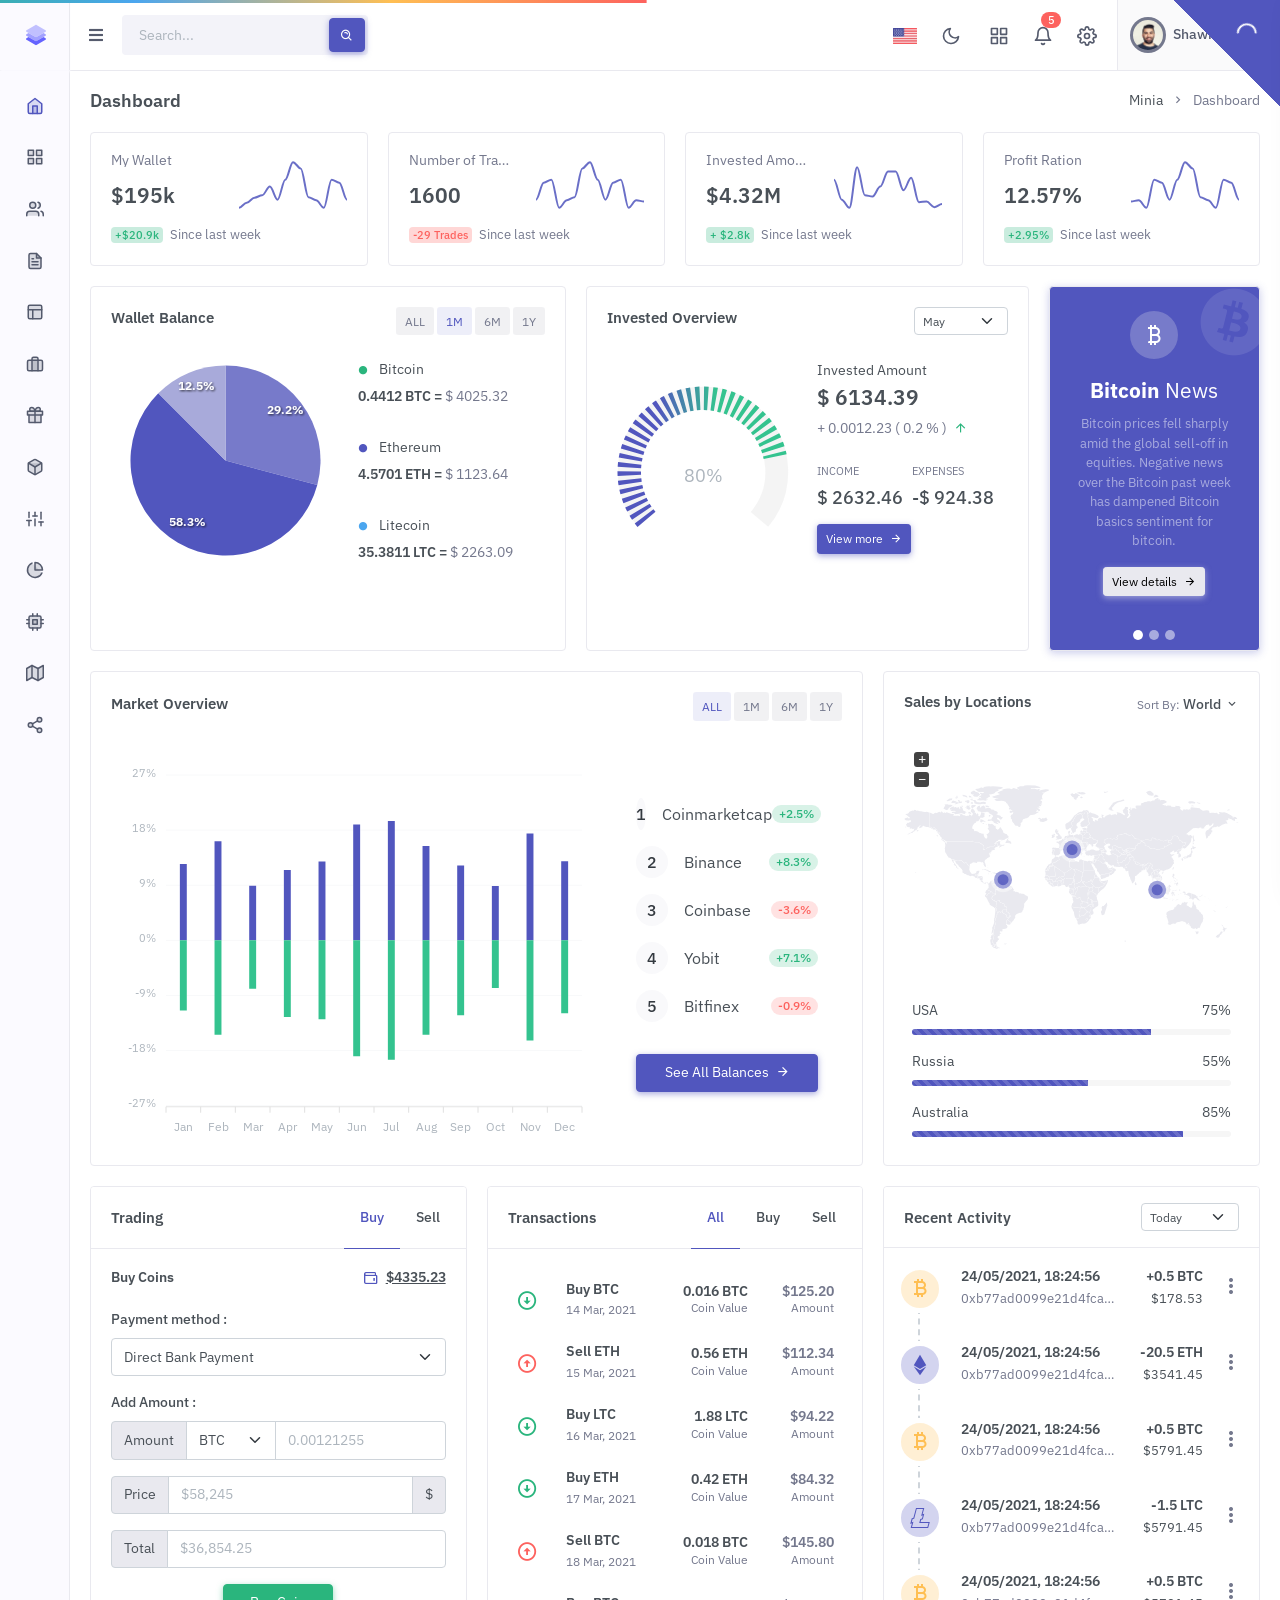
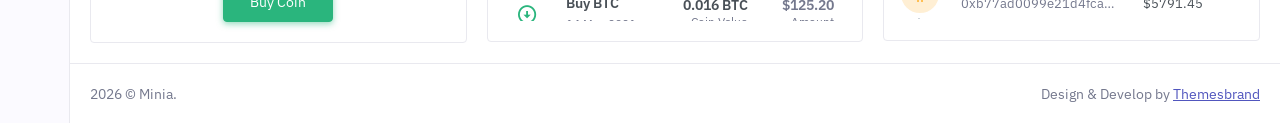
<file: Admin/Admin/index.html>
<!doctype html>
<html lang="en">

    <head>

        <meta charset="utf-8" />
        <title>Dashboard | Minia - Minimal Admin & Dashboard Template</title>
        <meta name="viewport" content="width=device-width, initial-scale=1.0">
        <meta content="Premium Multipurpose Admin & Dashboard Template"
            name="description" />
        <meta content="Themesbrand" name="author" />
        <!-- App favicon -->
        <link rel="shortcut icon" href="assets/images/favicon.ico">

        <!-- preloader css -->
        <link rel="stylesheet" href="assets/css/preloader.min.css"
            type="text/css" />

        <!-- Bootstrap Css -->
        <link href="assets/css/bootstrap.min.css" id="bootstrap-style"
            rel="stylesheet" type="text/css" />
        <!-- Icons Css -->
        <link href="assets/css/icons.min.css" rel="stylesheet" type="text/css"
            />
        <!-- App Css-->
        <link href="assets/css/app.min.css" id="app-style" rel="stylesheet"
            type="text/css" />

        <!-- Custom Css -->
        <link href="assets/css/custom.css" rel="stylesheet" type="text/css" />

        <link href="assets/css/main.css" rel="stylesheet"
    type="text/css" />
    
    </head>

    <body>

        <!-- <body data-layout="horizontal"> -->

        <!-- Begin page -->
        <div id="layout-wrapper">

            <header id="page-topbar">
                <div class="navbar-header">
                    <div class="d-flex">
                        <!-- LOGO -->
                        <div class="navbar-brand-box">
                            <a href="index.html" class="logo logo-dark">
                                <span class="logo-sm">
                                    <img src="assets/images/logo-sm.svg" alt=""
                                        height="24">
                                </span>
                                <span class="logo-lg">
                                    <img src="assets/images/logo-sm.svg" alt=""
                                        height="24"> <span class="logo-txt">Minia</span>
                                </span>
                            </a>

                            <a href="index.html" class="logo logo-light">
                                <span class="logo-sm">
                                    <img src="assets/images/logo-sm.svg" alt=""
                                        height="24">
                                </span>
                                <span class="logo-lg">
                                    <img src="assets/images/logo-sm.svg" alt=""
                                        height="24"> <span class="logo-txt">Minia</span>
                                </span>
                            </a>
                        </div>

                        <button type="button" class="btn btn-sm px-3
                            font-size-16 header-item" id="vertical-menu-btn">
                            <i class="fa fa-fw fa-bars"></i>
                        </button>

                        <!-- App Search-->
                        <form class="app-search d-none d-lg-block">
                            <div class="position-relative">
                                <input type="text" class="form-control"
                                    placeholder="Search...">
                                <button class="btn btn-primary" type="button"><i
                                        class="bx bx-search-alt align-middle"></i></button>
                            </div>
                        </form>
                    </div>

                    <div class="d-flex">

                        <div class="dropdown d-inline-block d-lg-none ms-2">
                            <button type="button" class="btn header-item"
                                id="page-header-search-dropdown"
                                data-bs-toggle="dropdown" aria-haspopup="true"
                                aria-expanded="false">
                                <i data-feather="search" class="icon-lg"></i>
                            </button>
                            <div class="dropdown-menu dropdown-menu-lg
                                dropdown-menu-end p-0"
                                aria-labelledby="page-header-search-dropdown">
                                <form class="p-3">
                                    <div class="form-group m-0">
                                        <div class="input-group">
                                            <input type="text"
                                                class="form-control"
                                                placeholder="Search ..."
                                                aria-label="Search Result">
                                            <button class="btn btn-primary"
                                                type="submit"><i class="mdi
                                                    mdi-magnify"></i></button>
                                        </div>
                                    </div>
                                </form>
                            </div>
                        </div>

                        <div class="dropdown d-none d-sm-inline-block">
                            <button type="button" class="btn header-item"
                                data-bs-toggle="dropdown" aria-haspopup="true"
                                aria-expanded="false">
                                <img id="header-lang-img"
                                    src="assets/images/flags/us.jpg" alt="Header
                                    Language" height="16">
                            </button>
                            <div class="dropdown-menu dropdown-menu-end">

                                <!-- item-->
                                <a href="javascript:void(0);"
                                    class="dropdown-item notify-item language"
                                    data-lang="en">
                                    <img src="assets/images/flags/us.jpg"
                                        alt="user-image" class="me-1"
                                        height="12"> <span class="align-middle">English</span>
                                </a>
                                <!-- item-->
                                <a href="javascript:void(0);"
                                    class="dropdown-item notify-item language"
                                    data-lang="sp">
                                    <img src="assets/images/flags/spain.jpg"
                                        alt="user-image" class="me-1"
                                        height="12"> <span class="align-middle">Spanish</span>
                                </a>

                                <!-- item-->
                                <a href="javascript:void(0);"
                                    class="dropdown-item notify-item language"
                                    data-lang="gr">
                                    <img src="assets/images/flags/germany.jpg"
                                        alt="user-image" class="me-1"
                                        height="12"> <span class="align-middle">German</span>
                                </a>

                                <!-- item-->
                                <a href="javascript:void(0);"
                                    class="dropdown-item notify-item language"
                                    data-lang="it">
                                    <img src="assets/images/flags/italy.jpg"
                                        alt="user-image" class="me-1"
                                        height="12"> <span class="align-middle">Italian</span>
                                </a>

                                <!-- item-->
                                <a href="javascript:void(0);"
                                    class="dropdown-item notify-item language"
                                    data-lang="ru">
                                    <img src="assets/images/flags/russia.jpg"
                                        alt="user-image" class="me-1"
                                        height="12"> <span class="align-middle">Russian</span>
                                </a>
                            </div>
                        </div>

                        <div class="dropdown d-none d-sm-inline-block">
                            <button type="button" class="btn header-item"
                                id="mode-setting-btn">
                                <i data-feather="moon" class="icon-lg
                                    layout-mode-dark"></i>
                                <i data-feather="sun" class="icon-lg
                                    layout-mode-light"></i>
                            </button>
                        </div>

                        <div class="dropdown d-none d-lg-inline-block ms-1">
                            <button type="button" class="btn header-item"
                                data-bs-toggle="dropdown" aria-haspopup="true"
                                aria-expanded="false">
                                <i data-feather="grid" class="icon-lg"></i>
                            </button>
                            <div class="dropdown-menu dropdown-menu-lg
                                dropdown-menu-end">
                                <div class="p-2">
                                    <div class="row g-0">
                                        <div class="col">
                                            <a class="dropdown-icon-item"
                                                href="#">
                                                <img
                                                    src="assets/images/brands/github.png"
                                                    alt="Github">
                                                <span>GitHub</span>
                                            </a>
                                        </div>
                                        <div class="col">
                                            <a class="dropdown-icon-item"
                                                href="#">
                                                <img
                                                    src="assets/images/brands/bitbucket.png"
                                                    alt="bitbucket">
                                                <span>Bitbucket</span>
                                            </a>
                                        </div>
                                        <div class="col">
                                            <a class="dropdown-icon-item"
                                                href="#">
                                                <img
                                                    src="assets/images/brands/dribbble.png"
                                                    alt="dribbble">
                                                <span>Dribbble</span>
                                            </a>
                                        </div>
                                    </div>

                                    <div class="row g-0">
                                        <div class="col">
                                            <a class="dropdown-icon-item"
                                                href="#">
                                                <img
                                                    src="assets/images/brands/dropbox.png"
                                                    alt="dropbox">
                                                <span>Dropbox</span>
                                            </a>
                                        </div>
                                        <div class="col">
                                            <a class="dropdown-icon-item"
                                                href="#">
                                                <img
                                                    src="assets/images/brands/mail_chimp.png"
                                                    alt="mail_chimp">
                                                <span>Mail Chimp</span>
                                            </a>
                                        </div>
                                        <div class="col">
                                            <a class="dropdown-icon-item"
                                                href="#">
                                                <img
                                                    src="assets/images/brands/slack.png"
                                                    alt="slack">
                                                <span>Slack</span>
                                            </a>
                                        </div>
                                    </div>
                                </div>
                            </div>
                        </div>

                        <div class="dropdown d-inline-block">
                            <button type="button" class="btn header-item
                                noti-icon position-relative"
                                id="page-header-notifications-dropdown"
                                data-bs-toggle="dropdown" aria-haspopup="true"
                                aria-expanded="false">
                                <i data-feather="bell" class="icon-lg"></i>
                                <span class="badge bg-danger rounded-pill">5</span>
                            </button>
                            <div class="dropdown-menu dropdown-menu-lg
                                dropdown-menu-end p-0"
                                aria-labelledby="page-header-notifications-dropdown">
                                <div class="p-3">
                                    <div class="row align-items-center">
                                        <div class="col">
                                            <h6 class="m-0"> Notifications </h6>
                                        </div>
                                        <div class="col-auto">
                                            <a href="#!" class="small text-reset
                                                text-decoration-underline">
                                                Unread (3)</a>
                                        </div>
                                    </div>
                                </div>
                                <div data-simplebar style="max-height: 230px;">
                                    <a href="#!" class="text-reset
                                        notification-item">
                                        <div class="d-flex">
                                            <div class="flex-shrink-0 me-3">
                                                <img
                                                    src="assets/images/users/avatar-3.jpg"
                                                    class="rounded-circle
                                                    avatar-sm" alt="user-pic">
                                            </div>
                                            <div class="flex-grow-1">
                                                <h6 class="mb-1">James Lemire</h6>
                                                <div class="font-size-13
                                                    text-muted">
                                                    <p class="mb-1">It will seem
                                                        like simplified English.</p>
                                                    <p class="mb-0"><i
                                                            class="mdi
                                                            mdi-clock-outline"></i>
                                                        <span>1 hours ago</span></p>
                                                </div>
                                            </div>
                                        </div>
                                    </a>
                                    <a href="#!" class="text-reset
                                        notification-item">
                                        <div class="d-flex">
                                            <div class="flex-shrink-0 avatar-sm
                                                me-3">
                                                <span class="avatar-title
                                                    bg-primary rounded-circle
                                                    font-size-16">
                                                    <i class="bx bx-cart"></i>
                                                </span>
                                            </div>
                                            <div class="flex-grow-1">
                                                <h6 class="mb-1">Your order is
                                                    placed</h6>
                                                <div class="font-size-13
                                                    text-muted">
                                                    <p class="mb-1">If several
                                                        languages coalesce the
                                                        grammar</p>
                                                    <p class="mb-0"><i
                                                            class="mdi
                                                            mdi-clock-outline"></i>
                                                        <span>3 min ago</span></p>
                                                </div>
                                            </div>
                                        </div>
                                    </a>
                                    <a href="#!" class="text-reset
                                        notification-item">
                                        <div class="d-flex">
                                            <div class="flex-shrink-0 avatar-sm
                                                me-3">
                                                <span class="avatar-title
                                                    bg-success rounded-circle
                                                    font-size-16">
                                                    <i class="bx
                                                        bx-badge-check"></i>
                                                </span>
                                            </div>
                                            <div class="flex-grow-1">
                                                <h6 class="mb-1">Your item is
                                                    shipped</h6>
                                                <div class="font-size-13
                                                    text-muted">
                                                    <p class="mb-1">If several
                                                        languages coalesce the
                                                        grammar</p>
                                                    <p class="mb-0"><i
                                                            class="mdi
                                                            mdi-clock-outline"></i>
                                                        <span>3 min ago</span></p>
                                                </div>
                                            </div>
                                        </div>
                                    </a>

                                    <a href="#!" class="text-reset
                                        notification-item">
                                        <div class="d-flex">
                                            <div class="flex-shrink-0 me-3">
                                                <img
                                                    src="assets/images/users/avatar-6.jpg"
                                                    class="rounded-circle
                                                    avatar-sm" alt="user-pic">
                                            </div>
                                            <div class="flex-grow-1">
                                                <h6 class="mb-1">Salena Layfield</h6>
                                                <div class="font-size-13
                                                    text-muted">
                                                    <p class="mb-1">As a
                                                        skeptical Cambridge
                                                        friend of mine
                                                        occidental.</p>
                                                    <p class="mb-0"><i
                                                            class="mdi
                                                            mdi-clock-outline"></i>
                                                        <span>1 hours ago</span></p>
                                                </div>
                                            </div>
                                        </div>
                                    </a>
                                </div>
                                <div class="p-2 border-top d-grid">
                                    <a class="btn btn-sm btn-link font-size-14
                                        text-center" href="javascript:void(0)">
                                        <i class="mdi mdi-arrow-right-circle
                                            me-1"></i> <span>View More..</span>
                                    </a>
                                </div>
                            </div>
                        </div>

                        <div class="dropdown d-inline-block">
                            <button type="button" class="btn header-item
                                right-bar-toggle me-2">
                                <i data-feather="settings" class="icon-lg"></i>
                            </button>
                        </div>

                        <div class="dropdown d-inline-block">
                            <button type="button" class="btn header-item
                                bg-soft-light border-start border-end"
                                id="page-header-user-dropdown"
                                data-bs-toggle="dropdown" aria-haspopup="true"
                                aria-expanded="false">
                                <img class="rounded-circle header-profile-user"
                                    src="assets/images/users/avatar-1.jpg"
                                    alt="Header Avatar">
                                <span class="d-none d-xl-inline-block ms-1
                                    fw-medium">Shawn L.</span>
                                <i class="mdi mdi-chevron-down d-none
                                    d-xl-inline-block"></i>
                            </button>
                            <div class="dropdown-menu dropdown-menu-end">
                                <!-- item-->
                                <a class="dropdown-item" href="#"><i class="mdi
                                        mdi-face-profile font-size-16
                                        align-middle me-1"></i> Profile</a>
                                <a class="dropdown-item" href="#"><i class="mdi
                                        mdi-credit-card-outline font-size-16
                                        align-middle me-1"></i> Billing</a>
                                <a class="dropdown-item" href="#"><i class="mdi
                                        mdi-account-settings font-size-16
                                        align-middle me-1"></i> Settings</a>
                                <a class="dropdown-item" href="#"><i class="mdi
                                        mdi-lock font-size-16 align-middle
                                        me-1"></i> Lock screen</a>
                                <div class="dropdown-divider"></div>
                                <a class="dropdown-item" href="#"><i class="mdi
                                        mdi-logout font-size-16 align-middle
                                        me-1"></i> Logout</a>
                            </div>
                        </div>

                    </div>
                </div>
            </header>

            <!-- ========== Left Sidebar Start ========== -->
            <div class="vertical-menu">

                <div data-simplebar class="h-100">

                    <!--- Sidemenu -->
                    <div id="sidebar-menu">
                        <!-- Left Menu Start -->
                        <ul class="metismenu list-unstyled" id="side-menu">
                            <li class="menu-title" data-key="t-menu">Menu</li>
                            <li>
                                <a href="index.html">
                                    <i data-feather="home"></i>
                                    <span data-key="t-dashboard">Dashboard</span>
                                </a>
                            </li>

                            <li>
                                <a href="javascript: void(0);"
                                    class="has-arrow">
                                    <i data-feather="grid"></i>
                                    <span data-key="t-apps">Apps</span>
                                </a>
                                <ul class="sub-menu" aria-expanded="false">
                                    <li>
                                        <a href="calendar.html">
                                            <span data-key="t-calendar">Calendar</span>
                                        </a>
                                    </li>

                                    <li>
                                        <a href="chat.html">
                                            <span data-key="t-chat">Chat</span>
                                        </a>
                                    </li>

                                    <li>
                                        <a href="javascript: void(0);"
                                            class="has-arrow">
                                            <span data-key="t-email">Email</span>
                                        </a>
                                        <ul class="sub-menu"
                                            aria-expanded="false">
                                            <li><a href="inbox.html"
                                                    data-key="t-inbox">Inbox</a></li>
                                            <li><a href="read-email.html"
                                                    data-key="t-read-email">Read
                                                    Email</a></li>
                                        </ul>
                                    </li>
                                    <li>
                                        <a href="javascript: void(0);"
                                            class="has-arrow">
                                            <span data-key="t-invoices">Invoices</span>
                                        </a>
                                        <ul class="sub-menu"
                                            aria-expanded="false">
                                            <li><a
                                                    href="invoice-list.html"
                                                    data-key="t-invoice-list">Invoice
                                                    List</a></li>
                                            <li><a
                                                    href="invoice-detail.html"
                                                    data-key="t-invoice-detail">Invoice
                                                    Detail</a></li>
                                        </ul>
                                    </li>
                                    <li>
                                        <a href="javascript: void(0);"
                                            class="has-arrow">
                                            <span data-key="t-contacts">Contacts</span>
                                        </a>
                                        <ul class="sub-menu"
                                            aria-expanded="false">
                                            <li><a
                                                    href="user-grid.html"
                                                    data-key="t-user-grid">User
                                                    Grid</a></li>
                                            <li><a
                                                    href="user-list.html"
                                                    data-key="t-user-list">User
                                                    List</a></li>
                                            <li><a
                                                    href="profile.html"
                                                    data-key="t-profile">Profile</a></li>
                                        </ul>
                                    </li>
                                </ul>
                            </li>

                            <li>
                                <a href="javascript: void(0);"
                                    class="has-arrow">
                                    <i data-feather="users"></i>
                                    <span data-key="t-authentication">Authentication</span>
                                </a>
                                <ul class="sub-menu" aria-expanded="false">
                                    <li><a target="_self" href="login.html"
                                            data-key="t-login">Login</a></li>
                                    <li><a target="_self"
                                            href="register.html"
                                            data-key="t-register">Register</a></li>
                                    <li><a target="_self"
                                            href="recover-password.html"
                                            data-key="t-recover-password">Recover
                                            Password</a></li>
                                    <li><a target="_self"
                                            href="lock-screen.html"
                                            data-key="t-lock-screen">Lock Screen</a></li>
                                    <li><a target="_self"
                                            href="confirm-mail.html"
                                            data-key="t-confirm-mail">Confirm
                                            Mail</a></li>
                                    <li><a target="_self"
                                            href="email-verification.html"
                                            data-key="t-email-verification">Email
                                            Verification</a></li>
                                    <li><a target="_self"
                                            href="two-step-verification.html"
                                            data-key="t-two-step-verification">Two
                                            Step Verification</a></li>
                                </ul>
                            </li>

                            <li>
                                <a href="javascript: void(0);"
                                    class="has-arrow">
                                    <i data-feather="file-text"></i>
                                    <span data-key="t-pages">Pages</span>
                                </a>
                                <ul class="sub-menu" aria-expanded="false">
                                    <li><a href="starter-page.html"
                                            data-key="t-starter-page">Starter
                                            Page</a></li>
                                    <li><a target="_self" href="maintenance.html"
                                            data-key="t-maintenance">Maintenance</a></li>
                                    <li><a target="_self" href="coming-soon.html"
                                            data-key="t-coming-soon">Coming Soon</a></li>
                                    <li><a href="timeline.html"
                                            data-key="t-timeline">Timeline</a></li>
                                    <li><a href="faqs.html"
                                            data-key="t-faqs">FAQs</a></li>
                                    <li><a href="pricing.html"
                                            data-key="t-pricing">Pricing</a></li>
                                    <li><a target="_self" href="404.html"
                                            data-key="t-error-404">Error 404</a></li>
                                    <li><a target="_self" href="500.html"
                                            data-key="t-error-500">Error 500</a></li>
                                </ul>
                            </li>

                            <li>
                                <a target="_self"
                                    href="layouts-horizontal.html">
                                    <i data-feather="layout"></i>
                                    <span data-key="t-horizontal">Horizontal</span>
                                </a>
                            </li>

                            <li class="menu-title mt-2" data-key="t-components">Elements</li>
                            <li>
                                <a href="javascript: void(0);"
                                    class="has-arrow">
                                    <i data-feather="briefcase"></i>
                                    <span data-key="t-components">Components</span>
                                </a>
                                <ul class="sub-menu" aria-expanded="false">
                                    <li><a href="alerts.html"
                                            data-key="t-alerts">Alerts</a></li>
                                    <li><a href="buttons.html"
                                            data-key="t-buttons">Buttons</a></li>
                                    <li><a href="cards.html"
                                            data-key="t-cards">Cards</a></li>
                                    <li><a href="carousel.html"
                                            data-key="t-carousel">Carousel</a></li>
                                    <li><a href="dropdowns.html"
                                            data-key="t-dropdowns">Dropdowns</a></li>
                                    <li><a href="grid.html"
                                            data-key="t-grid">Grid</a></li>
                                    <li><a href="images.html"
                                            data-key="t-images">Images</a></li>
                                    <li><a href="modals.html"
                                            data-key="t-modals">Modals</a></li>
                                    <li><a href="offcanvas.html"
                                            data-key="t-offcanvas">Offcanvas</a></li>
                                    <li><a href="progress-Bars.html"
                                            data-key="t-progress-bars">Progress
                                            Bars</a></li>
                                    <li><a href="tabs-accordions.html"
                                            data-key="t-tabs-accordions">Tabs &
                                            Accordions</a></li>
                                    <li><a href="typography.html"
                                            data-key="t-typography">Typography</a></li>
                                    <li><a href="video.html"
                                            data-key="t-video">Video</a></li>
                                    <li><a href="general.html"
                                            data-key="t-general">General</a></li>
                                    <li><a href="colors.html"
                                            data-key="t-colors">Colors</a></li>
                                </ul>
                            </li>

                            <li>
                                <a href="javascript: void(0);"
                                    class="has-arrow">
                                    <i data-feather="gift"></i>
                                    <span data-key="t-ui-elements">Extended</span>
                                </a>
                                <ul class="sub-menu" aria-expanded="false">
                                    <li><a href="lightbox.html"
                                            data-key="t-lightbox">Lightbox</a></li>
                                    <li><a href="range-Slider.html"
                                            data-key="t-range-slider">Range
                                            Slider</a></li>
                                    <li><a href="sweet-Alert-2.html"
                                            data-key="t-sweet-alert">SweetAlert
                                            2</a></li>
                                    <li><a href="session-Timeout.html"
                                            data-key="t-session-timeout">Session
                                            Timeout</a></li>
                                    <li><a href="rating.html"
                                            data-key="t-rating">Rating</a></li>
                                    <li><a href="notifications.html"
                                            data-key="t-notifications">Notifications</a></li>
                                </ul>
                            </li>

                            <li>
                                <a href="javascript: void(0);">
                                    <i data-feather="box"></i>
                                    <span class="badge rounded-pill
                                        bg-soft-danger text-danger float-end">7</span>
                                    <span data-key="t-forms">Forms</span>
                                </a>
                                <ul class="sub-menu" aria-expanded="false">
                                    <li><a href="basic-Elements.html"
                                            data-key="t-form-elements">Basic
                                            Elements</a></li>
                                    <li><a href="validation.html"
                                            data-key="t-form-validation">Validation</a></li>
                                    <li><a href="advanced-Plugins.html"
                                            data-key="t-form-advanced">Advanced
                                            Plugins</a></li>
                                    <li><a href="editors.html"
                                            data-key="t-form-editors">Editors</a></li>
                                    <li><a href="form-upload.html"
                                            data-key="t-form-upload">File Upload</a></li>
                                    <li><a href="wizard.html"
                                            data-key="t-form-wizard">Wizard</a></li>
                                    <li><a href="mask.html"
                                            data-key="t-form-mask">Mask</a></li>
                                </ul>
                            </li>

                            <li>
                                <a href="javascript: void(0);"
                                    class="has-arrow">
                                    <i data-feather="sliders"></i>
                                    <span data-key="t-tables">Tables</span>
                                </a>
                                <ul class="sub-menu" aria-expanded="false">
                                    <li><a href="bootstrap-Basic.html"
                                            data-key="t-basic-tables">Bootstrap
                                            Basic</a></li>
                                    <li><a href="datatables.html"
                                            data-key="t-data-tables">DataTables</a></li>
                                    <li><a href="responsive.html"
                                            data-key="t-responsive-table">Responsive</a></li>
                                    <li><a href="editable.html"
                                            data-key="t-editable-table">Editable</a></li>
                                </ul>
                            </li>

                            <li>
                                <a href="javascript: void(0);"
                                    class="has-arrow">
                                    <i data-feather="pie-chart"></i>
                                    <span data-key="t-charts">Charts</span>
                                </a>
                                <ul class="sub-menu" aria-expanded="false">
                                    <li><a href="apexcharts.html"
                                            data-key="t-apex-charts">Apexcharts</a></li>
                                    <li><a href="echarts.html"
                                            data-key="t-e-charts">Echarts</a></li>
                                    <li><a href="chartjs.html"
                                            data-key="t-chartjs-charts">Chartjs</a></li>
                                    <li><a href="jquery-Knob.html"
                                            data-key="t-knob-charts">Jquery Knob</a></li>
                                    <li><a href="sparkline.html"
                                            data-key="t-sparkline-charts">Sparkline</a></li>
                                </ul>
                            </li>

                            <li>
                                <a href="javascript: void(0);"
                                    class="has-arrow">
                                    <i data-feather="cpu"></i>
                                    <span data-key="t-icons">Icons</span>
                                </a>
                                <ul class="sub-menu" aria-expanded="false">
                                    <li><a href="boxicons.html"
                                            data-key="t-boxicons">Boxicons</a></li>
                                    <li><a href="material-Design.html"
                                            data-key="t-material-design">Material
                                            Design</a></li>
                                    <li><a href="dripicons.html"
                                            data-key="t-dripicons">Dripicons</a></li>
                                    <li><a href="font-Awesome-5.html"
                                            data-key="t-font-awesome">Font
                                            Awesome 5</a></li>
                                </ul>
                            </li>

                            <li>
                                <a href="javascript: void(0);"
                                    class="has-arrow">
                                    <i data-feather="map"></i>
                                    <span data-key="t-maps">Maps</span>
                                </a>
                                <ul class="sub-menu" aria-expanded="false">
                                    <li><a href="google.html"
                                            data-key="t-g-maps">Google</a></li>
                                    <li><a href="vector.html"
                                            data-key="t-v-maps">Vector</a></li>
                                    <li><a href="leaflet.html"
                                            data-key="t-l-maps">Leaflet</a></li>
                                </ul>
                            </li>

                            <li>
                                <a href="javascript: void(0);"
                                    class="has-arrow">
                                    <i data-feather="share-2"></i>
                                    <span data-key="t-multi-level">Multi Level</span>
                                </a>
                                <ul class="sub-menu" aria-expanded="true">
                                    <li><a href="javascript: void(0);"
                                            data-key="t-level-1-1">Level 1.1</a></li>
                                    <li>
                                        <a href="javascript: void(0);"
                                            class="has-arrow"
                                            data-key="t-level-1-2">Level 1.2</a>
                                        <ul class="sub-menu"
                                            aria-expanded="true">
                                            <li><a href="javascript: void(0);"
                                                    data-key="t-level-2-1">Level
                                                    2.1</a></li>
                                            <li><a href="javascript: void(0);"
                                                    data-key="t-level-2-2">Level
                                                    2.2</a></li>
                                        </ul>
                                    </li>
                                </ul>
                            </li>

                        </ul>

                        <div class="card sidebar-alert border-0 text-center mx-4
                            mb-0 mt-5">
                            <div class="card-body">
                                <img src="assets/images/giftbox.png" alt="">
                                <div class="mt-4">
                                    <h5 class="alertcard-title font-size-16">Unlimited
                                        Access</h5>
                                    <p class="font-size-13">Upgrade your plan
                                        from a Free trial, to select ‘Business
                                        Plan’.</p>
                                    <a href="#!" class="btn btn-primary mt-2">Upgrade
                                        Now</a>
                                </div>
                            </div>
                        </div>
                    </div>
                    <!-- Sidebar -->
                </div>
            </div>
            <!-- Left Sidebar End -->

            <!-- ============================================================== -->
            <!-- Start right Content here -->
            <!-- ============================================================== -->
            <div class="main-content" id="miniaresult"></div>

            <footer class="footer">
                <div class="container-fluid">
                    <div class="row">
                        <div class="col-sm-6">
                            <script>document.write(new Date().getFullYear())</script>
                            ©
                            Minia.
                        </div>
                        <div class="col-sm-6">
                            <div class="text-sm-end d-none d-sm-block">
                                Design & Develop by <a href="#!"
                                    class="text-decoration-underline">Themesbrand</a>
                            </div>
                        </div>
                    </div>
                </div>
            </footer>

            <!-- end main content-->

        </div>
        <!-- END layout-wrapper -->


        <!-- Right Sidebar -->
        <div class="right-bar">
            <div data-simplebar class="h-100">
                <div class="rightbar-title d-flex align-items-center bg-dark
                    p-3">

                    <h5 class="m-0 me-2 text-white">Theme Customizer</h5>

                    <a href="javascript:void(0);" class="right-bar-toggle
                        ms-auto">
                        <i class="mdi mdi-close noti-icon"></i>
                    </a>
                </div>

                <!-- Settings -->
                <hr class="m-0" />

                <div class="p-4">
                    <h6 class="mb-3">Layout</h6>
                    <div class="form-check form-check-inline">
                        <input class="form-check-input" type="radio"
                            name="layout"
                            id="layout-vertical" value="vertical">
                        <label class="form-check-label" for="layout-vertical">Vertical</label>
                    </div>
                    <div class="form-check form-check-inline">
                        <input class="form-check-input" type="radio"
                            name="layout"
                            id="layout-horizontal" value="horizontal">
                        <label class="form-check-label" for="layout-horizontal">Horizontal</label>
                    </div>

                    <h6 class="mt-4 mb-3 pt-2">Layout Mode</h6>

                    <div class="form-check form-check-inline">
                        <input class="form-check-input" type="radio"
                            name="layout-mode"
                            id="layout-mode-light" value="light">
                        <label class="form-check-label" for="layout-mode-light">Light</label>
                    </div>
                    <div class="form-check form-check-inline">
                        <input class="form-check-input" type="radio"
                            name="layout-mode"
                            id="layout-mode-dark" value="dark">
                        <label class="form-check-label" for="layout-mode-dark">Dark</label>
                    </div>

                    <h6 class="mt-4 mb-3 pt-2">Layout Width</h6>

                    <div class="form-check form-check-inline">
                        <input class="form-check-input" type="radio"
                            name="layout-width"
                            id="layout-width-fuild" value="fuild"
                            onchange="document.body.setAttribute('data-layout-size',
                            'fluid')">
                        <label class="form-check-label"
                            for="layout-width-fuild">Fluid</label>
                    </div>
                    <div class="form-check form-check-inline">
                        <input class="form-check-input" type="radio"
                            name="layout-width"
                            id="layout-width-boxed" value="boxed"
                            onchange="document.body.setAttribute('data-layout-size',
                            'boxed')">
                        <label class="form-check-label"
                            for="layout-width-boxed">Boxed</label>
                    </div>

                    <h6 class="mt-4 mb-3 pt-2">Layout Position</h6>

                    <div class="form-check form-check-inline">
                        <input class="form-check-input" type="radio"
                            name="layout-position"
                            id="layout-position-fixed" value="fixed"
                            onchange="document.body.setAttribute('data-layout-scrollable',
                            'false')">
                        <label class="form-check-label"
                            for="layout-position-fixed">Fixed</label>
                    </div>
                    <div class="form-check form-check-inline">
                        <input class="form-check-input" type="radio"
                            name="layout-position"
                            id="layout-position-scrollable" value="scrollable"
                            onchange="document.body.setAttribute('data-layout-scrollable',
                            'true')">
                        <label class="form-check-label"
                            for="layout-position-scrollable">Scrollable</label>
                    </div>

                    <h6 class="mt-4 mb-3 pt-2">Topbar Color</h6>

                    <div class="form-check form-check-inline">
                        <input class="form-check-input" type="radio"
                            name="topbar-color"
                            id="topbar-color-light" value="light"
                            onchange="document.body.setAttribute('data-topbar',
                            'light')">
                        <label class="form-check-label"
                            for="topbar-color-light">Light</label>
                    </div>
                    <div class="form-check form-check-inline">
                        <input class="form-check-input" type="radio"
                            name="topbar-color"
                            id="topbar-color-dark" value="dark"
                            onchange="document.body.setAttribute('data-topbar',
                            'dark')">
                        <label class="form-check-label" for="topbar-color-dark">Dark</label>
                    </div>

                    <h6 class="mt-4 mb-3 pt-2 sidebar-setting">Sidebar Size</h6>
                    <div class="form-check sidebar-setting">
                        <input class="form-check-input" type="radio"
                            name="sidebar-size"
                            id="sidebar-size-default" value="default"
                            onchange="document.body.setAttribute('data-sidebar-size',
                            'lg')">
                        <label class="form-check-label"
                            for="sidebar-size-default">Default</label>
                    </div>
                    <div class="form-check sidebar-setting">
                        <input class="form-check-input" type="radio"
                            name="sidebar-size"
                            id="sidebar-size-compact" value="compact"
                            onchange="document.body.setAttribute('data-sidebar-size',
                            'md')">
                        <label class="form-check-label"
                            for="sidebar-size-compact">Compact</label>
                    </div>
                    <div class="form-check sidebar-setting">
                        <input class="form-check-input" type="radio"
                            name="sidebar-size"
                            id="sidebar-size-small" value="small"
                            onchange="document.body.setAttribute('data-sidebar-size',
                            'sm')">
                        <label class="form-check-label"
                            for="sidebar-size-small">Small (Icon View)</label>
                    </div>

                    <h6 class="mt-4 mb-3 pt-2 sidebar-setting">Sidebar Color</h6>
                    <div class="form-check sidebar-setting">
                        <input class="form-check-input" type="radio"
                            name="sidebar-color"
                            id="sidebar-color-light" value="light"
                            onchange="document.body.setAttribute('data-sidebar',
                            'light')">
                        <label class="form-check-label"
                            for="sidebar-color-light">Light</label>
                    </div>
                    <div class="form-check sidebar-setting">
                        <input class="form-check-input" type="radio"
                            name="sidebar-color"
                            id="sidebar-color-dark" value="dark"
                            onchange="document.body.setAttribute('data-sidebar',
                            'dark')">
                        <label class="form-check-label"
                            for="sidebar-color-dark">Dark</label>
                    </div>
                    <div class="form-check sidebar-setting">
                        <input class="form-check-input" type="radio"
                            name="sidebar-color"
                            id="sidebar-color-brand" value="brand"
                            onchange="document.body.setAttribute('data-sidebar',
                            'brand')">
                        <label class="form-check-label"
                            for="sidebar-color-brand">Brand</label>
                    </div>

                    <h6 class="mt-4 mb-3 pt-2">Direction</h6>

                    <div class="form-check form-check-inline">
                        <input class="form-check-input" type="radio"
                            name="layout-direction"
                            id="layout-direction-ltr" value="ltr">
                        <label class="form-check-label"
                            for="layout-direction-ltr">LTR</label>
                    </div>
                    <div class="form-check form-check-inline">
                        <input class="form-check-input" type="radio"
                            name="layout-direction"
                            id="layout-direction-rtl" value="rtl">
                        <label class="form-check-label"
                            for="layout-direction-rtl">RTL</label>
                    </div>

                </div>

            </div> <!-- end slimscroll-menu-->
        </div>
        <!-- /Right-bar -->

        <!-- Right bar overlay-->
        <div class="rightbar-overlay"></div>

        <!-- JAVASCRIPT -->
        <script src="assets/libs/jquery/jquery.min.js"></script>
        <script src="assets/libs/bootstrap/js/bootstrap.bundle.min.js"></script>
        <script src="assets/libs/metismenu/metisMenu.min.js"></script>
        <script src="assets/libs/simplebar/simplebar.min.js"></script>
        <script src="assets/libs/node-waves/waves.min.js"></script>
        <script src="assets/libs/feather-icons/feather.min.js"></script>
        <!-- pace js -->
        <script src="assets/libs/pace-js/pace.min.js"></script>

        <script
    src="https://maps.google.com/maps/api/js?key=AIzaSyCtSAR45TFgZjOs4nBFFZnII-6mMHLfSYI"></script>

        <script src="assets/js/app.js"></script>

        <script src="assets/js/ajax.js"></script>

    </body>

</html>
</file>
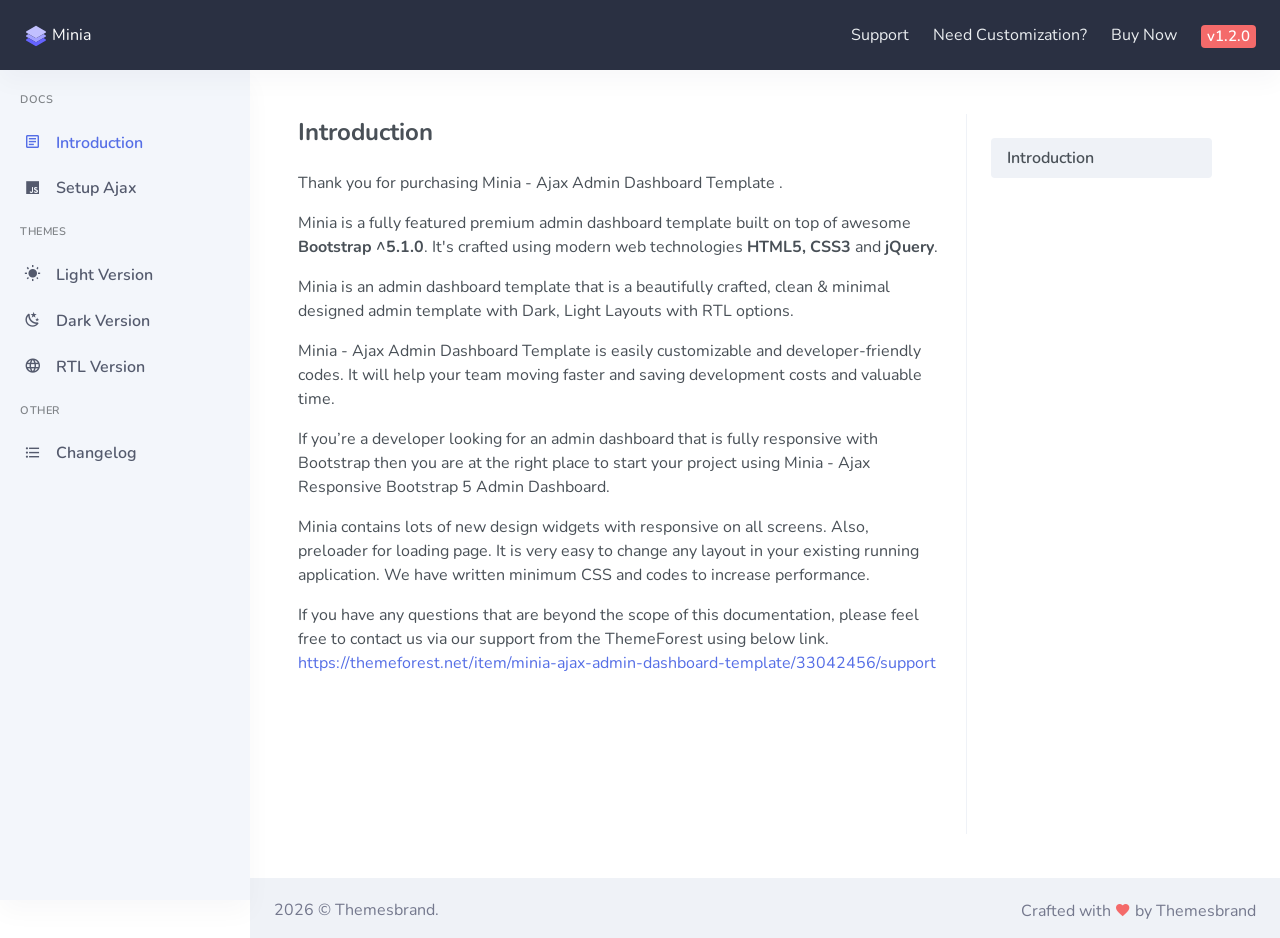
<file: Admin/Documentation/index.html>
<!doctype html>
<html lang="en">

<head>

    <meta charset="utf-8" />
    <title>Getting Started | Minia - Responsive Bootstrap 5 Admin Dashboard</title>
    <meta name="viewport" content="width=device-width, initial-scale=1.0">
    <meta content="Minia Premium Multipurpose Admin & Dashboard Template documentation of Ajax" name="description" />
    <meta content="Themesbrand" name="author" />
    <meta name="keywords" content="Minia admin documentation, Minia Ajax documentation, Minia documentation">
    <!-- App favicon -->
    <link rel="shortcut icon" href="assets/images/favicon.ico">

    <!-- Bootstrap Css -->
    <link href="assets/css/bootstrap.min.css" id="bootstrap-style" rel="stylesheet" type="text/css" />
    <!-- Icons Css -->
    <link href="assets/css/icons.min.css" rel="stylesheet" type="text/css" />
    <!-- App Css-->
    <link href="assets/css/app.min.css" id="app-style" rel="stylesheet" type="text/css" />

</head>

<body data-topbar="dark" data-spy="scroll" data-target=".right-side-nav" data-offset="175">

    <!-- Begin page -->
    <div id="layout-wrapper">

        <header id="page-topbar">
            <div class="navbar-header">
                <div class="d-flex">
                    <!-- LOGO -->
                    <div class="navbar-brand-box">
                        <a href="index.html" class="logo logo-light">
                            <span class="logo-sm">
                                <img src="assets/images/logo-sm.svg" alt="" height="24">
                            </span>
                            <span class="logo-lg">
                                <img src="assets/images/logo-sm.svg" alt="" height="24">
                                <span class="logo-txt text-white">Minia</span>
                            </span>
                        </a>
                    </div>

                    <button type="button" class="btn btn-sm px-3 font-size-24 header-item waves-effect d-lg-none" id="vertical-menu-btn">
                        <i class="mdi mdi-menu"></i>
                    </button>


                </div>

                <div class="d-flex">

                    <div class="">
                        <a href="https://themeforest.net/item/minia-ajax-admin-dashboard-template/33042456/support" target="_blank" class="header-item">Support</a>
                    </div>

                    <div class="d-md-inline-block">
                        <a href="https://docs.google.com/forms/d/e/1FAIpQLSfiP9bDHzIQdQoMXFrYvJx00wyFzSu_cqBWP0N0uUHpqjrbzQ/viewform" target="_blank" class="header-item">Need Customization?</a>
                    </div>

                    <div class="">
                        <a href="https://1.envato.market/minia-ajax" target="_blank" class="header-item">Buy Now</a>
                    </div>

                    <div class="d-inline-block">
                        <h5 class="header-item m-0"><span class="badge badge-danger">v1.2.0</span></h5>
                    </div>

                </div>
            </div>
        </header>

        <!-- ========== Left Sidebar Start ========== -->
        <div class="vertical-menu">

            <div data-simplebar class="h-100">

                <!--- Sidemenu -->
                <div id="sidebar-menu">
                    <!-- Left Menu Start -->
                    <ul class="metismenu list-unstyled" id="side-menu">
                        <li class="menu-title">Docs</li>

                        <li>
                            <a href="index.html" class="waves-effect">
                                <i class="mdi mdi-text-box-outline"></i>
                                <span>Introduction</span>
                            </a>
                        </li>
                
                        <li>
                            <a href="setup-ajax.html" class=" waves-effect">
                                <i class="mdi mdi-language-javascript"></i>
                                <span>Setup Ajax</span>
                            </a>
                        </li>

                        <li class="menu-title">Themes</li>

                        <li>
                            <a href="light.html" class=" waves-effect">
                                <i class="mdi mdi-white-balance-sunny"></i>
                                <span>Light Version</span>
                            </a>
                        </li>
                
                        <li>
                            <a href="dark.html" class=" waves-effect">
                                <i class="mdi mdi-weather-night"></i>
                                <span>Dark Version</span>
                            </a>
                        </li>

                        <li>
                            <a href="rtl.html" class=" waves-effect">
                                <i class="mdi mdi-web"></i>
                                <span>RTL Version</span>
                            </a>
                        </li>

                        <li class="menu-title">Other</li>

                        <li>
                            <a href="changelog.html" class=" waves-effect">
                                <i class="mdi mdi-format-list-bulleted"></i>
                                <span>Changelog</span>
                            </a>
                        </li>

                    </ul>
                </div>
                <!-- Sidebar -->
            </div>
        </div>
        <!-- Left Sidebar End -->

        <!-- ============================================================== -->
        <!-- Start right Content here -->
        <!-- ============================================================== -->
        <div class="main-content">

            <div class="page-content">
                <div class="container-fluid">

                    <div class="row">
                        <div class="col-lg-12">
                            <div class="card">
                                <div class="card-body">
                                    <div class="d-xl-flex">

                                        <div class="w-100">
                                            <div class="p-lg-1">

                                                <div id="intro" class="mb-5">
                                                    <h4 class="mt-0 mb-4">Introduction</h4>

                                                    <p>
                                                        Thank you for purchasing Minia - Ajax Admin Dashboard
                                                        Template .
                                                    </p>
                                                   
                                                    <p>Minia is a fully featured premium admin dashboard template built
                                                        on top of awesome <strong>Bootstrap ^5.1.0</strong>. It's crafted
                                                        using modern web technologies <strong>HTML5, CSS3 </strong> and
                                                        <strong>jQuery</strong>.
                                                    </p>
                                                    <p>
                                                        Minia is an admin dashboard template that is a beautifully
                                                        crafted, clean & minimal designed admin template with Dark,
                                                        Light Layouts with RTL options.
                                                    </p>
                                                    <p>
                                                        Minia - Ajax Admin Dashboard Template is easily customizable and
                                                        developer-friendly codes. It will help your team moving faster
                                                        and saving development costs and valuable time.
                                                    </p>
                                                    <p>
                                                        If you’re a developer looking for an admin dashboard that is
                                                        fully responsive with Bootstrap then you are at the right place
                                                        to start your project using Minia - Ajax Responsive Bootstrap 5
                                                        Admin Dashboard.
                                                    </p>
                                                    <p>
                                                        Minia contains lots of new design widgets with responsive on all
                                                        screens. Also, preloader for loading page. It is very easy to
                                                        change any layout in your existing running application. We have
                                                        written minimum CSS and codes to increase performance.
                                                    </p>
                                                    
                                                    <p>
                                                        If you have any questions that are beyond the scope of this
                                                        documentation, please feel free to contact us via our
                                                        support from the ThemeForest using below link. <a href="https://themeforest.net/item/minia-ajax-admin-dashboard-template/33042456/support" target="_blank">https://themeforest.net/item/minia-ajax-admin-dashboard-template/33042456/support</a>
                                                    </p>

                                                </div>

                                            </div> <!-- end padding-->
                                        </div>

                                        <!-- Start right-side-nav -->
                                        <div class="d-none d-xl-block">
                                            <div class="right-side-nav">
                                                <ul class="nav nav-pills flex-column">
                                                    <li class="nav-item">
                                                        <a href="#intro" class="nav-link">Introduction</a>
                                                    </li>
                                                </ul>
                                            </div>
                                        </div>
                                    </div>
                                </div>
                                <!--end card body-->
                            </div> <!-- end card-->
                        </div>
                    </div>
                    <!-- end row -->

                </div> <!-- container-fluid -->
            </div>
            <!-- End Page-content -->

            <footer class="footer">
                <div class="container-fluid">
                    <div class="row">
                        <div class="col-sm-6">
                            <script>document.write(new Date().getFullYear())</script> © Themesbrand.
                        </div>
                        <div class="col-sm-6">
                            <div class="text-sm-right d-none d-sm-block">
                                Crafted with <i class="mdi mdi-heart text-danger"></i> by <a href="https://themesbrand.com/" target="_blank" class="text-muted">Themesbrand</a>
                            </div>
                        </div>
                    </div>
                </div>
            </footer>
        </div>
        <!-- end main content-->

    </div>
    <!-- END layout-wrapper -->


    <!-- JAVASCRIPT -->
    <script src="assets/libs/jquery/jquery.min.js"></script>
    <script src="assets/libs/bootstrap/js/bootstrap.bundle.min.js"></script>
    <script src="assets/libs/simplebar/simplebar.min.js"></script>
    <script src="assets/libs/jquery.easing/jquery.easing.min.js"></script>

    <script src="assets/js/app.js"></script>

</body>

</html>
</file>
<file: Admin/Admin/assets/css/custom.css>
/* Dashboard */
.ct-area {
    fill-opacity: .33 !important;
}
.ct-series-a .ct-area, .ct-series-a .ct-slice-pie {
    fill: #626ed4 !important;
}
.ct-golden-section {
    overflow: hidden;
}
.ct-line {
    stroke-width: 3px !important;
}
.ct-point {
    stroke-width: 7px !important;
}
.jvectormap-label {
    display: none;
}
.noUi-horizontal {
    height: 8px;
}
/* Calender */
.fc-event {
	border-radius: 2px !important;
	border: none !important;
	cursor: move !important;
	font-size: 0.8125rem !important;
	margin: 5px 7px !important;
	padding: 5px !important;
}
#external-events .external-event {
    padding: 8px 16px !important;
}
.fc-day-grid-event .fc-time {
    font-weight: 500 !important;
}
.fc-event .fc-content {
	color: #fff !important;
}
tr:first-child>td>.fc-day-grid-event {
    margin-top: 2px !important;
}

/* Range Slider */
.noUi-vertical .noUi-handle {
    height: 20px !important;
    width: 20px !important;
    right: -7px !important;
    top: -12px !important;
    border-radius: 50% !important;
}
.noUi-vertical {
    width: 8px !important;
}
.noUi-horizontal .noUi-handle {
    height: 20px !important;
    width: 20px !important;
    border-radius: 50%;
    right: -10px !important;
    top: -7px !important;
}
.noUi-target {
    background-color: #e9e9ef !important;
    border-color: #e9e9ef !important;
}
.noUi-horizontal {
    height: 8px !important;
}
.irs--modern .irs-from:before, .irs--modern .irs-single:before, .irs--modern .irs-to:before {
    border-top-color: #626ed4 !important;
}
.irs--modern .irs-line {
    background: #dee2e6 !important;
    border-color: #dee2e6 !important;
}
.irs--modern .irs-max, .irs--modern .irs-min {
    color: #adb5bd !important;
    background: #dee2e6 !important;
    font-size: 11px !important;
}
.irs--modern .irs-handle>i:nth-child(1) {
    width: 8px !important;
    height: 8px !important;
}
.irs--modern .irs-bar, .irs--modern .irs-from, .irs--modern .irs-single, .irs--modern .irs-to {
    font-size: 11px !important;
}
.irs--modern .irs-grid-text {
    font-size: 11px !important;
    color: #ced4da !important;
}
.irs--modern .irs-handle {
    border: 1px solid #a3adc1;
    border-top-width: 0 !important;
}
.irs--square .irs-line {
    background: #f6f6f6 !important;
    border-color: #f6f6f6 !important;
}
.irs--square .irs-max, .irs--square .irs-min {
    color: #ced4da !important;
    background: #f6f6f6 !important;
    font-size: 11px !important;
}
.irs--square .irs-bar, .irs--square .irs-from, .irs--square .irs-single, .irs--square .irs-to {
    background: #556ee6!important;
    font-size: 11px !important;
}
.irs--square .irs-handle {
    border: 2px solid #556ee6 !important;
    width: 12px !important;
    height: 12px !important;
    top: 26px !important;
    background-color: #fff!important;
}
.irs--square .irs-grid-text {
    font-size: 11px;
    color: #ced4da !important;
}
.noUi-connect {
    background: #4ba6ef !important;
}
#red .noUi-connect {
    background: #fd625e !important;
}
#green .noUi-connect {
    background: #2ab57d !important;
}
#blue .noUi-connect {
    background: #5156be !important;
}
.c-1-color {
    background: #fd625e !important;
}
.c-2-color {
    background: #ffbf53 !important;
}
.c-3-color {
    background: #2ab57d !important;
}
.c-4-color {
    background: #5156be !important;
}

/* Form Advanced */
.select2-container .select2-selection--single {
    background-color: #fff !important;
    border: 1px solid #ced4da !important;
    height: 38px !important;
}
.select2-container .select2-selection--single:focus {
	outline: none !important;
}
.select2-container .select2-selection--single .select2-selection__rendered {
    line-height: 36px !important;
    padding-left: 12px !important;
    color: #495057 !important;
}
.select2-container .select2-selection--single .select2-selection__arrow {
    height: 34px !important;
    width: 34px !important;
    right: 3px !important;
}
.select2-container .select2-selection--single .select2-selection__arrow b {
	border-color: #adb5bd transparent transparent transparent !important;
	border-width: 6px 6px 0 6px !important;
}
.select2-container--open .select2-selection--single .select2-selection__arrow b {
	border-color: transparent transparent #adb5bd transparent !important;
	border-width: 0 6px 6px 6px !important;
}
.select2-container--default .select2-results__option[aria-selected=true] {
	background-color: #f8f9fa !important;
	color: #16181b !important;
}
.select2-container--default .select2-results__option[aria-selected=true]:hover {
	background-color: #626ed4 !important;
	color: #fff !important;
}
.select2-results__option {
	padding: 6px 12px !important;
}
.select2-dropdown {
	border-color:rgba(0,0,0,.15) !important;
}
.select2-container .select2-selection--multiple {
	min-height: 38px !important;
	background-color: #fff !important;
	border: 1px solid #ced4da !important;
}
.select2-container .select2-selection--multiple .select2-selection__rendered {
	padding: 2px 10px !important;
}
.select2-container .select2-selection--multiple .select2-search__field {
	border: 0;
	color: #495057 !important;
}
.select2-container .select2-selection--multiple .select2-search__field::-webkit-input-placeholder {
	color: #495057 !important;
}
.select2-container .select2-selection--multiple .select2-search__field::-moz-placeholder {
	color: #495057 !important;
}
.select2-container .select2-selection--multiple .select2-search__field:-ms-input-placeholder {
	color: #495057 !important;
}
.select2-container .select2-selection--multiple .select2-search__field::-ms-input-placeholder {
	color: #495057 !important;
}
.select2-container .select2-selection--multiple .select2-search__field::placeholder {
	color: #495057 !important;
}
.select2-container .select2-selection--multiple .select2-selection__choice {
	background-color: #e9ecef !important;
	border: 1px solid #dee2e6 !important;
	border-radius: 1px !important;
	padding: 0 7px !important;
}
.select2-container--default .select2-search--dropdown .select2-search__field {
    border: 1px solid #ced4da !important;
    background-color: #fff !important;
    color: #74788d !important;
    outline: 0 !important;
}

/* color */
.sp-hidden {
	display: none !important;
}

/* Form File Upload */
.dropzone {
	min-height: 230px !important;
	border: 2px dashed #ced4da !important;
	background: #fff !important;
	border-radius: 6px !important;
}
.dropzone .dz-message {
	font-size: 30px !important;
}


/* Chart Chartlist */
.ct-grid {
    stroke: rgba(52,58,64,.09) !important;
    stroke-width: 1px;
    stroke-dasharray: 3px !important;
}
.ct-series-c .ct-area, .ct-series-c .ct-slice-pie {
    fill: #343a40 !important;
}
.ct-series-b .ct-area, .ct-series-b .ct-slice-pie {
    fill: #f8b425 !important;
}
</file>
<file: Admin/Admin/assets/css/main.css>
/* classes attached to <body> */

.fc-not-allowed,
.fc-not-allowed .fc-event { /* override events' custom cursors */
  cursor: not-allowed;
}

.fc-unselectable {
  -webkit-user-select: none;
     -moz-user-select: none;
      -ms-user-select: none;
          user-select: none;
  -webkit-touch-callout: none;
  -webkit-tap-highlight-color: rgba(0, 0, 0, 0);
}
.fc {
  /* layout of immediate children */
  display: flex;
  flex-direction: column;

  font-size: 1em
}
.fc,
  .fc *,
  .fc *:before,
  .fc *:after {
    box-sizing: border-box;
  }
.fc table {
    border-collapse: collapse;
    border-spacing: 0;
    font-size: 1em; /* normalize cross-browser */
  }
.fc th {
    text-align: center;
  }
.fc th,
  .fc td {
    vertical-align: top;
    padding: 0;
  }
.fc a[data-navlink] {
    cursor: pointer;
  }
.fc a[data-navlink]:hover {
    text-decoration: underline;
  }
.fc-direction-ltr {
  direction: ltr;
  text-align: left;
}
.fc-direction-rtl {
  direction: rtl;
  text-align: right;
}
.fc-theme-standard td,
  .fc-theme-standard th {
    border: 1px solid #ddd;
    border: 1px solid var(--fc-border-color, #ddd);
  }
/* for FF, which doesn't expand a 100% div within a table cell. use absolute positioning */
/* inner-wrappers are responsible for being absolute */
/* TODO: best place for this? */
.fc-liquid-hack td,
  .fc-liquid-hack th {
    position: relative;
  }

@font-face {
  font-family: 'fcicons';
  src: url("[data-uri]") format('truetype');
  font-weight: normal;
  font-style: normal;
}

.fc-icon {
  /* added for fc */
  display: inline-block;
  width: 1em;
  height: 1em;
  text-align: center;
  -webkit-user-select: none;
     -moz-user-select: none;
      -ms-user-select: none;
          user-select: none;

  /* use !important to prevent issues with browser extensions that change fonts */
  font-family: 'fcicons' !important;
  speak: none;
  font-style: normal;
  font-weight: normal;
  font-variant: normal;
  text-transform: none;
  line-height: 1;

  /* Better Font Rendering =========== */
  -webkit-font-smoothing: antialiased;
  -moz-osx-font-smoothing: grayscale;
}

.fc-icon-chevron-left:before {
  content: "\e900";
}

.fc-icon-chevron-right:before {
  content: "\e901";
}

.fc-icon-chevrons-left:before {
  content: "\e902";
}

.fc-icon-chevrons-right:before {
  content: "\e903";
}

.fc-icon-minus-square:before {
  content: "\e904";
}

.fc-icon-plus-square:before {
  content: "\e905";
}

.fc-icon-x:before {
  content: "\e906";
}
/*
Lots taken from Flatly (MIT): https://bootswatch.com/4/flatly/bootstrap.css

These styles only apply when the standard-theme is activated.
When it's NOT activated, the fc-button classes won't even be in the DOM.
*/
.fc {

  /* reset */

}
.fc .fc-button {
    border-radius: 0;
    overflow: visible;
    text-transform: none;
    margin: 0;
    font-family: inherit;
    font-size: inherit;
    line-height: inherit;
  }
.fc .fc-button:focus {
    outline: 1px dotted;
    outline: 5px auto -webkit-focus-ring-color;
  }
.fc .fc-button {
    -webkit-appearance: button;
  }
.fc .fc-button:not(:disabled) {
    cursor: pointer;
  }
.fc .fc-button::-moz-focus-inner {
    padding: 0;
    border-style: none;
  }
.fc {

  /* theme */

}
.fc .fc-button {
    display: inline-block;
    font-weight: 400;
    text-align: center;
    vertical-align: middle;
    -webkit-user-select: none;
       -moz-user-select: none;
        -ms-user-select: none;
            user-select: none;
    background-color: transparent;
    border: 1px solid transparent;
    padding: 0.4em 0.65em;
    font-size: 1em;
    line-height: 1.5;
    border-radius: 0.25em;
  }
.fc .fc-button:hover {
    text-decoration: none;
  }
.fc .fc-button:focus {
    outline: 0;
    box-shadow: 0 0 0 0.2rem rgba(44, 62, 80, 0.25);
  }
.fc .fc-button:disabled {
    opacity: 0.65;
  }
.fc {

  /* "primary" coloring */

}
.fc .fc-button-primary {
    color: #fff;
    color: var(--fc-button-text-color, #fff);
    background-color: #2C3E50;
    background-color: var(--fc-button-bg-color, #2C3E50);
    border-color: #2C3E50;
    border-color: var(--fc-button-border-color, #2C3E50);
  }
.fc .fc-button-primary:hover {
    color: #fff;
    color: var(--fc-button-text-color, #fff);
    background-color: #1e2b37;
    background-color: var(--fc-button-hover-bg-color, #1e2b37);
    border-color: #1a252f;
    border-color: var(--fc-button-hover-border-color, #1a252f);
  }
.fc .fc-button-primary:disabled { /* not DRY */
    color: #fff;
    color: var(--fc-button-text-color, #fff);
    background-color: #2C3E50;
    background-color: var(--fc-button-bg-color, #2C3E50);
    border-color: #2C3E50;
    border-color: var(--fc-button-border-color, #2C3E50); /* overrides :hover */
  }
.fc .fc-button-primary:focus {
    box-shadow: 0 0 0 0.2rem rgba(76, 91, 106, 0.5);
  }
.fc .fc-button-primary:not(:disabled):active,
  .fc .fc-button-primary:not(:disabled).fc-button-active {
    color: #fff;
    color: var(--fc-button-text-color, #fff);
    background-color: #1a252f;
    background-color: var(--fc-button-active-bg-color, #1a252f);
    border-color: #151e27;
    border-color: var(--fc-button-active-border-color, #151e27);
  }
.fc .fc-button-primary:not(:disabled):active:focus,
  .fc .fc-button-primary:not(:disabled).fc-button-active:focus {
    box-shadow: 0 0 0 0.2rem rgba(76, 91, 106, 0.5);
  }
.fc {

  /* icons within buttons */

}
.fc .fc-button .fc-icon {
    vertical-align: middle;
    font-size: 1.5em; /* bump up the size (but don't make it bigger than line-height of button, which is 1.5em also) */
  }
.fc .fc-button-group {
    position: relative;
    display: inline-flex;
    vertical-align: middle;
  }
.fc .fc-button-group > .fc-button {
    position: relative;
    flex: 1 1 auto;
  }
.fc .fc-button-group > .fc-button:hover {
    z-index: 1;
  }
.fc .fc-button-group > .fc-button:focus,
  .fc .fc-button-group > .fc-button:active,
  .fc .fc-button-group > .fc-button.fc-button-active {
    z-index: 1;
  }
.fc-direction-ltr .fc-button-group > .fc-button:not(:first-child) {
    margin-left: -1px;
    border-top-left-radius: 0;
    border-bottom-left-radius: 0;
  }
.fc-direction-ltr .fc-button-group > .fc-button:not(:last-child) {
    border-top-right-radius: 0;
    border-bottom-right-radius: 0;
  }
.fc-direction-rtl .fc-button-group > .fc-button:not(:first-child) {
    margin-right: -1px;
    border-top-right-radius: 0;
    border-bottom-right-radius: 0;
  }
.fc-direction-rtl .fc-button-group > .fc-button:not(:last-child) {
    border-top-left-radius: 0;
    border-bottom-left-radius: 0;
  }
.fc .fc-toolbar {
    display: flex;
    justify-content: space-between;
    align-items: center;
  }
.fc .fc-toolbar.fc-header-toolbar {
    margin-bottom: 1.5em;
  }
.fc .fc-toolbar.fc-footer-toolbar {
    margin-top: 1.5em;
  }
.fc .fc-toolbar-title {
    font-size: 1.75em;
    margin: 0;
  }
.fc-direction-ltr .fc-toolbar > * > :not(:first-child) {
    margin-left: .75em; /* space between */
  }
.fc-direction-rtl .fc-toolbar > * > :not(:first-child) {
    margin-right: .75em; /* space between */
  }
.fc-direction-rtl .fc-toolbar-ltr { /* when the toolbar-chunk positioning system is explicitly left-to-right */
    flex-direction: row-reverse;
  }
.fc .fc-scroller {
    -webkit-overflow-scrolling: touch;
    position: relative; /* for abs-positioned elements within */
  }
.fc .fc-scroller-liquid {
    height: 100%;
  }
.fc .fc-scroller-liquid-absolute {
    position: absolute;
    top: 0;
    right: 0;
    left: 0;
    bottom: 0;
  }
.fc .fc-scroller-harness {
    position: relative;
    overflow: hidden;
    direction: ltr;
      /* hack for chrome computing the scroller's right/left wrong for rtl. undone below... */
      /* TODO: demonstrate in codepen */
  }
.fc .fc-scroller-harness-liquid {
    height: 100%;
  }
.fc-direction-rtl .fc-scroller-harness > .fc-scroller { /* undo above hack */
    direction: rtl;
  }
.fc-theme-standard .fc-scrollgrid {
    border: 1px solid #ddd;
    border: 1px solid var(--fc-border-color, #ddd); /* bootstrap does this. match */
  }
.fc .fc-scrollgrid,
    .fc .fc-scrollgrid table { /* all tables (self included) */
      width: 100%; /* because tables don't normally do this */
      table-layout: fixed;
    }
.fc .fc-scrollgrid table { /* inner tables */
      border-top-style: hidden;
      border-left-style: hidden;
      border-right-style: hidden;
    }
.fc .fc-scrollgrid {

    border-collapse: separate;
    border-right-width: 0;
    border-bottom-width: 0;

  }
.fc .fc-scrollgrid-liquid {
    height: 100%;
  }
.fc .fc-scrollgrid-section { /* a <tr> */
    height: 1px /* better than 0, for firefox */

  }
.fc .fc-scrollgrid-section > td {
      height: 1px; /* needs a height so inner div within grow. better than 0, for firefox */
    }
.fc .fc-scrollgrid-section table {
      height: 1px;
        /* for most browsers, if a height isn't set on the table, can't do liquid-height within cells */
        /* serves as a min-height. harmless */
    }
.fc .fc-scrollgrid-section-liquid > td {
      height: 100%; /* better than `auto`, for firefox */
    }
.fc .fc-scrollgrid-section > * {
    border-top-width: 0;
    border-left-width: 0;
  }
.fc .fc-scrollgrid-section-header > *,
  .fc .fc-scrollgrid-section-footer > * {
    border-bottom-width: 0;
  }
.fc .fc-scrollgrid-section-body table,
  .fc .fc-scrollgrid-section-footer table {
    border-bottom-style: hidden; /* head keeps its bottom border tho */
  }
.fc {

  /* stickiness */

}
.fc .fc-scrollgrid-section-sticky > * {
    background: #fff;
    background: var(--fc-page-bg-color, #fff);
    position: sticky;
    z-index: 3; /* TODO: var */
    /* TODO: box-shadow when sticking */
  }
.fc .fc-scrollgrid-section-header.fc-scrollgrid-section-sticky > * {
    top: 0; /* because border-sharing causes a gap at the top */
      /* TODO: give safari -1. has bug */
  }
.fc .fc-scrollgrid-section-footer.fc-scrollgrid-section-sticky > * {
    bottom: 0; /* known bug: bottom-stickiness doesn't work in safari */
  }
.fc .fc-scrollgrid-sticky-shim { /* for horizontal scrollbar */
    height: 1px; /* needs height to create scrollbars */
    margin-bottom: -1px;
  }
.fc-sticky { /* no .fc wrap because used as child of body */
  position: sticky;
}
.fc .fc-view-harness {
    flex-grow: 1; /* because this harness is WITHIN the .fc's flexbox */
    position: relative;
  }
.fc {

  /* when the harness controls the height, make the view liquid */

}
.fc .fc-view-harness-active > .fc-view {
    position: absolute;
    top: 0;
    right: 0;
    bottom: 0;
    left: 0;
  }
.fc .fc-col-header-cell-cushion {
    display: inline-block; /* x-browser for when sticky (when multi-tier header) */
    padding: 2px 4px;
  }
.fc .fc-bg-event,
  .fc .fc-non-business,
  .fc .fc-highlight {
    /* will always have a harness with position:relative/absolute, so absolutely expand */
    position: absolute;
    top: 0;
    left: 0;
    right: 0;
    bottom: 0;
  }
.fc .fc-non-business {
    background: rgba(215, 215, 215, 0.3);
    background: var(--fc-non-business-color, rgba(215, 215, 215, 0.3));
  }
.fc .fc-bg-event {
    background: rgb(143, 223, 130);
    background: var(--fc-bg-event-color, rgb(143, 223, 130));
    opacity: 0.3;
    opacity: var(--fc-bg-event-opacity, 0.3)
  }
.fc .fc-bg-event .fc-event-title {
      margin: .5em;
      font-size: .85em;
      font-size: var(--fc-small-font-size, .85em);
      font-style: italic;
    }
.fc .fc-highlight {
    background: rgba(188, 232, 241, 0.3);
    background: var(--fc-highlight-color, rgba(188, 232, 241, 0.3));
  }
.fc .fc-cell-shaded,
  .fc .fc-day-disabled {
    background: rgba(208, 208, 208, 0.3);
    background: var(--fc-neutral-bg-color, rgba(208, 208, 208, 0.3));
  }
/* link resets */
/* ---------------------------------------------------------------------------------------------------- */
a.fc-event,
a.fc-event:hover {
  text-decoration: none;
}
/* cursor */
.fc-event[href],
.fc-event.fc-event-draggable {
  cursor: pointer;
}
/* event text content */
/* ---------------------------------------------------------------------------------------------------- */
.fc-event .fc-event-main {
    position: relative;
    z-index: 2;
  }
/* dragging */
/* ---------------------------------------------------------------------------------------------------- */
.fc-event-dragging:not(.fc-event-selected) { /* MOUSE */
    opacity: 0.75;
  }
.fc-event-dragging.fc-event-selected { /* TOUCH */
    box-shadow: 0 2px 7px rgba(0, 0, 0, 0.3);
  }
/* resizing */
/* ---------------------------------------------------------------------------------------------------- */
/* (subclasses should hone positioning for touch and non-touch) */
.fc-event .fc-event-resizer {
    display: none;
    position: absolute;
    z-index: 4;
  }
.fc-event:hover, /* MOUSE */
.fc-event-selected { /* TOUCH */

}
.fc-event:hover .fc-event-resizer, .fc-event-selected .fc-event-resizer {
    display: block;
  }
.fc-event-selected .fc-event-resizer {
    border-radius: 4px;
    border-radius: calc(var(--fc-event-resizer-dot-total-width, 8px) / 2);
    border-width: 1px;
    border-width: var(--fc-event-resizer-dot-border-width, 1px);
    width: 8px;
    width: var(--fc-event-resizer-dot-total-width, 8px);
    height: 8px;
    height: var(--fc-event-resizer-dot-total-width, 8px);
    border-style: solid;
    border-color: inherit;
    background: #fff;
    background: var(--fc-page-bg-color, #fff)

    /* expand hit area */

  }
.fc-event-selected .fc-event-resizer:before {
      content: '';
      position: absolute;
      top: -20px;
      left: -20px;
      right: -20px;
      bottom: -20px;
    }
/* selecting (always TOUCH) */
/* ---------------------------------------------------------------------------------------------------- */
.fc-event-selected {
  box-shadow: 0 2px 5px rgba(0, 0, 0, 0.2)

  /* expand hit area (subclasses should expand) */

}
.fc-event-selected:before {
    content: "";
    position: absolute;
    z-index: 3;
    top: 0;
    left: 0;
    right: 0;
    bottom: 0;
  }
.fc-event-selected {

  /* dimmer effect */

}
.fc-event-selected:after {
    content: "";
    background: rgba(0, 0, 0, 0.25);
    background: var(--fc-event-selected-overlay-color, rgba(0, 0, 0, 0.25));
    position: absolute;
    z-index: 1;

    /* assume there's a border on all sides. overcome it. */
    /* sometimes there's NOT a border, in which case the dimmer will go over */
    /* an adjacent border, which looks fine. */
    top: -1px;
    left: -1px;
    right: -1px;
    bottom: -1px;
  }
/*
A HORIZONTAL event
*/
.fc-h-event { /* allowed to be top-level */
  display: block;
  border: 1px solid #3788d8;
  border: 1px solid var(--fc-event-border-color, #3788d8);
  background-color: #3788d8;
  background-color: var(--fc-event-bg-color, #3788d8)

}
.fc-h-event .fc-event-main {
    color: #fff;
    color: var(--fc-event-text-color, #fff);
  }
.fc-h-event .fc-event-main-frame {
    display: flex; /* for make fc-event-title-container expand */
  }
.fc-h-event .fc-event-time {
    max-width: 100%; /* clip overflow on this element */
    overflow: hidden;
  }
.fc-h-event .fc-event-title-container { /* serves as a container for the sticky cushion */
    flex-grow: 1;
    flex-shrink: 1;
    min-width: 0; /* important for allowing to shrink all the way */
  }
.fc-h-event .fc-event-title {
    display: inline-block; /* need this to be sticky cross-browser */
    vertical-align: top; /* for not messing up line-height */
    left: 0;  /* for sticky */
    right: 0; /* for sticky */
    max-width: 100%; /* clip overflow on this element */
    overflow: hidden;
  }
.fc-h-event.fc-event-selected:before {
    /* expand hit area */
    top: -10px;
    bottom: -10px;
  }
/* adjust border and border-radius (if there is any) for non-start/end */
.fc-direction-ltr .fc-daygrid-block-event:not(.fc-event-start),
.fc-direction-rtl .fc-daygrid-block-event:not(.fc-event-end) {
  border-top-left-radius: 0;
  border-bottom-left-radius: 0;
  border-left-width: 0;
}
.fc-direction-ltr .fc-daygrid-block-event:not(.fc-event-end),
.fc-direction-rtl .fc-daygrid-block-event:not(.fc-event-start) {
  border-top-right-radius: 0;
  border-bottom-right-radius: 0;
  border-right-width: 0;
}
/* resizers */
.fc-h-event:not(.fc-event-selected) .fc-event-resizer {
  top: 0;
  bottom: 0;
  width: 8px;
  width: var(--fc-event-resizer-thickness, 8px);
}
.fc-direction-ltr .fc-h-event:not(.fc-event-selected) .fc-event-resizer-start,
.fc-direction-rtl .fc-h-event:not(.fc-event-selected) .fc-event-resizer-end {
  cursor: w-resize;
  left: -4px;
  left: calc(var(--fc-event-resizer-thickness, 8px) / -2);
}
.fc-direction-ltr .fc-h-event:not(.fc-event-selected) .fc-event-resizer-end,
.fc-direction-rtl .fc-h-event:not(.fc-event-selected) .fc-event-resizer-start {
  cursor: e-resize;
  right: -4px;
  right: calc(var(--fc-event-resizer-thickness, 8px) / -2);
}
/* resizers for TOUCH */
.fc-h-event.fc-event-selected .fc-event-resizer {
  top: 50%;
  margin-top: -4px;
  margin-top: calc(var(--fc-event-resizer-dot-total-width, 8px) / -2);
}
.fc-direction-ltr .fc-h-event.fc-event-selected .fc-event-resizer-start,
.fc-direction-rtl .fc-h-event.fc-event-selected .fc-event-resizer-end {
  left: -4px;
  left: calc(var(--fc-event-resizer-dot-total-width, 8px) / -2);
}
.fc-direction-ltr .fc-h-event.fc-event-selected .fc-event-resizer-end,
.fc-direction-rtl .fc-h-event.fc-event-selected .fc-event-resizer-start {
  right: -4px;
  right: calc(var(--fc-event-resizer-dot-total-width, 8px) / -2);
}
.fc .fc-popover {
    position: absolute;
    z-index: 9999;
    box-shadow: 0 2px 6px rgba(0,0,0,.15);
  }
.fc .fc-popover-header {
    display: flex;
    flex-direction: row;
    justify-content: space-between;
    align-items: center;
    padding: 3px 4px;
  }
.fc .fc-popover-title {
    margin: 0 2px;
  }
.fc .fc-popover-close {
    cursor: pointer;
    opacity: 0.65;
    font-size: 1.1em;
  }
.fc-theme-standard .fc-popover {
    border: 1px solid #ddd;
    border: 1px solid var(--fc-border-color, #ddd);
    background: #fff;
    background: var(--fc-page-bg-color, #fff);
  }
.fc-theme-standard .fc-popover-header {
    background: rgba(208, 208, 208, 0.3);
    background: var(--fc-neutral-bg-color, rgba(208, 208, 208, 0.3));
  }


:root {
  --fc-daygrid-event-dot-width: 8px;
}
/* help things clear margins of inner content */
.fc-daygrid-day-frame,
.fc-daygrid-day-events,
.fc-daygrid-event-harness { /* for event top/bottom margins */
}
.fc-daygrid-day-frame:before, .fc-daygrid-day-events:before, .fc-daygrid-event-harness:before {
  content: "";
  clear: both;
  display: table; }
.fc-daygrid-day-frame:after, .fc-daygrid-day-events:after, .fc-daygrid-event-harness:after {
  content: "";
  clear: both;
  display: table; }
.fc .fc-daygrid-body { /* a <div> that wraps the table */
    position: relative;
    z-index: 1; /* container inner z-index's because <tr>s can't do it */
  }
.fc .fc-daygrid-day.fc-day-today {
      background-color: rgba(255, 220, 40, 0.15);
      background-color: var(--fc-today-bg-color, rgba(255, 220, 40, 0.15));
    }
.fc .fc-daygrid-day-frame {
    position: relative;
    min-height: 100%; /* seems to work better than `height` because sets height after rows/cells naturally do it */
  }
.fc {

  /* cell top */

}
.fc .fc-daygrid-day-top {
    display: flex;
    flex-direction: row-reverse;
  }
.fc .fc-day-other .fc-daygrid-day-top {
    opacity: 0.3;
  }
.fc {

  /* day number (within cell top) */

}
.fc .fc-daygrid-day-number {
    position: relative;
    z-index: 4;
    padding: 4px;
  }
.fc {

  /* event container */

}
.fc .fc-daygrid-day-events {
    margin-top: 1px; /* needs to be margin, not padding, so that available cell height can be computed */
  }
.fc {

  /* positioning for balanced vs natural */

}
.fc .fc-daygrid-body-balanced .fc-daygrid-day-events {
      position: absolute;
      left: 0;
      right: 0;
    }
.fc .fc-daygrid-body-unbalanced .fc-daygrid-day-events {
      position: relative; /* for containing abs positioned event harnesses */
      min-height: 2em; /* in addition to being a min-height during natural height, equalizes the heights a little bit */
    }
.fc .fc-daygrid-body-natural { /* can coexist with -unbalanced */
  }
.fc .fc-daygrid-body-natural .fc-daygrid-day-events {
      margin-bottom: 1em;
    }
.fc {

  /* event harness */

}
.fc .fc-daygrid-event-harness {
    position: relative;
  }
.fc .fc-daygrid-event-harness-abs {
    position: absolute;
    top: 0; /* fallback coords for when cannot yet be computed */
    left: 0; /* */
    right: 0; /* */
  }
.fc .fc-daygrid-bg-harness {
    position: absolute;
    top: 0;
    bottom: 0;
  }
.fc {

  /* bg content */

}
.fc .fc-daygrid-day-bg .fc-non-business { z-index: 1 }
.fc .fc-daygrid-day-bg .fc-bg-event { z-index: 2 }
.fc .fc-daygrid-day-bg .fc-highlight { z-index: 3 }
.fc {

  /* events */

}
.fc .fc-daygrid-event {
    z-index: 6;
    margin-top: 1px;
  }
.fc .fc-daygrid-event.fc-event-mirror {
    z-index: 7;
  }
.fc {

  /* cell bottom (within day-events) */

}
.fc .fc-daygrid-day-bottom {
    font-size: .85em;
    padding: 2px 3px 0
  }
.fc .fc-daygrid-day-bottom:before {
  content: "";
  clear: both;
  display: table; }
.fc .fc-daygrid-more-link {
    position: relative;
    z-index: 4;
    cursor: pointer;
  }
.fc {

  /* week number (within frame) */

}
.fc .fc-daygrid-week-number {
    position: absolute;
    z-index: 5;
    top: 0;
    padding: 2px;
    min-width: 1.5em;
    text-align: center;
    background-color: rgba(208, 208, 208, 0.3);
    background-color: var(--fc-neutral-bg-color, rgba(208, 208, 208, 0.3));
    color: #808080;
    color: var(--fc-neutral-text-color, #808080);
  }
.fc {

  /* popover */

}
.fc .fc-more-popover .fc-popover-body {
    min-width: 220px;
    padding: 10px;
  }
.fc-direction-ltr .fc-daygrid-event.fc-event-start,
.fc-direction-rtl .fc-daygrid-event.fc-event-end {
  margin-left: 2px;
}
.fc-direction-ltr .fc-daygrid-event.fc-event-end,
.fc-direction-rtl .fc-daygrid-event.fc-event-start {
  margin-right: 2px;
}
.fc-direction-ltr .fc-daygrid-week-number {
    left: 0;
    border-radius: 0 0 3px 0;
  }
.fc-direction-rtl .fc-daygrid-week-number {
    right: 0;
    border-radius: 0 0 0 3px;
  }
.fc-liquid-hack .fc-daygrid-day-frame {
    position: static; /* will cause inner absolute stuff to expand to <td> */
  }
.fc-daygrid-event { /* make root-level, because will be dragged-and-dropped outside of a component root */
  position: relative; /* for z-indexes assigned later */
  white-space: nowrap;
  border-radius: 3px; /* dot event needs this to when selected */
  font-size: .85em;
  font-size: var(--fc-small-font-size, .85em);
}
/* --- the rectangle ("block") style of event --- */
.fc-daygrid-block-event .fc-event-time {
    font-weight: bold;
  }
.fc-daygrid-block-event .fc-event-time,
  .fc-daygrid-block-event .fc-event-title {
    padding: 1px;
  }
/* --- the dot style of event --- */
.fc-daygrid-dot-event {
  display: flex;
  align-items: center;
  padding: 2px 0

}
.fc-daygrid-dot-event .fc-event-title {
    flex-grow: 1;
    flex-shrink: 1;
    min-width: 0; /* important for allowing to shrink all the way */
    overflow: hidden;
    font-weight: bold;
  }
.fc-daygrid-dot-event:hover,
  .fc-daygrid-dot-event.fc-event-mirror {
    background: rgba(0, 0, 0, 0.1);
  }
.fc-daygrid-dot-event.fc-event-selected:before {
    /* expand hit area */
    top: -10px;
    bottom: -10px;
  }
.fc-daygrid-event-dot { /* the actual dot */
  margin: 0 4px;
  box-sizing: content-box;
  width: 0;
  height: 0;
  border: 4px solid #3788d8;
  border: calc(var(--fc-daygrid-event-dot-width, 8px) / 2) solid var(--fc-event-border-color, #3788d8);
  border-radius: 4px;
  border-radius: calc(var(--fc-daygrid-event-dot-width, 8px) / 2);
}
/* --- spacing between time and title --- */
.fc-direction-ltr .fc-daygrid-event .fc-event-time {
    margin-right: 3px;
  }
.fc-direction-rtl .fc-daygrid-event .fc-event-time {
    margin-left: 3px;
  }


/*
A VERTICAL event
*/

.fc-v-event { /* allowed to be top-level */
  display: block;
  border: 1px solid #3788d8;
  border: 1px solid var(--fc-event-border-color, #3788d8);
  background-color: #3788d8;
  background-color: var(--fc-event-bg-color, #3788d8)

}

.fc-v-event .fc-event-main {
    color: #fff;
    color: var(--fc-event-text-color, #fff);
    height: 100%;
  }

.fc-v-event .fc-event-main-frame {
    height: 100%;
    display: flex;
    flex-direction: column;
  }

.fc-v-event .fc-event-time {
    flex-grow: 0;
    flex-shrink: 0;
    max-height: 100%;
    overflow: hidden;
  }

.fc-v-event .fc-event-title-container { /* a container for the sticky cushion */
    flex-grow: 1;
    flex-shrink: 1;
    min-height: 0; /* important for allowing to shrink all the way */
  }

.fc-v-event .fc-event-title { /* will have fc-sticky on it */
    top: 0;
    bottom: 0;
    max-height: 100%; /* clip overflow */
    overflow: hidden;
  }

.fc-v-event:not(.fc-event-start) {
    border-top-width: 0;
    border-top-left-radius: 0;
    border-top-right-radius: 0;
  }

.fc-v-event:not(.fc-event-end) {
    border-bottom-width: 0;
    border-bottom-left-radius: 0;
    border-bottom-right-radius: 0;
  }

.fc-v-event.fc-event-selected:before {
    /* expand hit area */
    left: -10px;
    right: -10px;
  }

.fc-v-event {

  /* resizer (mouse AND touch) */

}

.fc-v-event .fc-event-resizer-start {
    cursor: n-resize;
  }

.fc-v-event .fc-event-resizer-end {
    cursor: s-resize;
  }

.fc-v-event {

  /* resizer for MOUSE */

}

.fc-v-event:not(.fc-event-selected) .fc-event-resizer {
      height: 8px;
      height: var(--fc-event-resizer-thickness, 8px);
      left: 0;
      right: 0;
    }

.fc-v-event:not(.fc-event-selected) .fc-event-resizer-start {
      top: -4px;
      top: calc(var(--fc-event-resizer-thickness, 8px) / -2);
    }

.fc-v-event:not(.fc-event-selected) .fc-event-resizer-end {
      bottom: -4px;
      bottom: calc(var(--fc-event-resizer-thickness, 8px) / -2);
    }

.fc-v-event {

  /* resizer for TOUCH (when event is "selected") */

}

.fc-v-event.fc-event-selected .fc-event-resizer {
      left: 50%;
      margin-left: -4px;
      margin-left: calc(var(--fc-event-resizer-dot-total-width, 8px) / -2);
    }

.fc-v-event.fc-event-selected .fc-event-resizer-start {
      top: -4px;
      top: calc(var(--fc-event-resizer-dot-total-width, 8px) / -2);
    }

.fc-v-event.fc-event-selected .fc-event-resizer-end {
      bottom: -4px;
      bottom: calc(var(--fc-event-resizer-dot-total-width, 8px) / -2);
    }
.fc .fc-timegrid .fc-daygrid-body { /* the all-day daygrid within the timegrid view */
    z-index: 2; /* put above the timegrid-body so that more-popover is above everything. TODO: better solution */
  }
.fc .fc-timegrid-divider {
    padding: 0 0 2px; /* browsers get confused when you set height. use padding instead */
  }
.fc .fc-timegrid-body {
    position: relative;
    z-index: 1; /* scope the z-indexes of slots and cols */
    min-height: 100%; /* fill height always, even when slat table doesn't grow */
  }
.fc .fc-timegrid-axis-chunk { /* for advanced ScrollGrid */
    position: relative /* offset parent for now-indicator-container */

  }
.fc .fc-timegrid-axis-chunk > table {
      position: relative;
      z-index: 1; /* above the now-indicator-container */
    }
.fc .fc-timegrid-slots {
    position: relative;
    z-index: 1;
  }
.fc .fc-timegrid-slot { /* a <td> */
    height: 1.5em;
    border-bottom: 0 /* each cell owns its top border */
  }
.fc .fc-timegrid-slot:empty:before {
      content: '\00a0'; /* make sure there's at least an empty space to create height for height syncing */
    }
.fc .fc-timegrid-slot-minor {
    border-top-style: dotted;
  }
.fc .fc-timegrid-slot-label-cushion {
    display: inline-block;
    white-space: nowrap;
  }
.fc .fc-timegrid-slot-label {
    vertical-align: middle; /* vertical align the slots */
  }
.fc {


  /* slots AND axis cells (top-left corner of view including the "all-day" text) */

}
.fc .fc-timegrid-axis-cushion,
  .fc .fc-timegrid-slot-label-cushion {
    padding: 0 4px;
  }
.fc {


  /* axis cells (top-left corner of view including the "all-day" text) */
  /* vertical align is more complicated, uses flexbox */

}
.fc .fc-timegrid-axis-frame-liquid {
    height: 100%; /* will need liquid-hack in FF */
  }
.fc .fc-timegrid-axis-frame {
    overflow: hidden;
    display: flex;
    align-items: center; /* vertical align */
    justify-content: flex-end; /* horizontal align. matches text-align below */
  }
.fc .fc-timegrid-axis-cushion {
    max-width: 60px; /* limits the width of the "all-day" text */
    flex-shrink: 0; /* allows text to expand how it normally would, regardless of constrained width */
  }
.fc-direction-ltr .fc-timegrid-slot-label-frame {
    text-align: right;
  }
.fc-direction-rtl .fc-timegrid-slot-label-frame {
    text-align: left;
  }
.fc-liquid-hack .fc-timegrid-axis-frame-liquid {
  height: auto;
  position: absolute;
  top: 0;
  right: 0;
  bottom: 0;
  left: 0;
  }
.fc .fc-timegrid-col.fc-day-today {
      background-color: rgba(255, 220, 40, 0.15);
      background-color: var(--fc-today-bg-color, rgba(255, 220, 40, 0.15));
    }
.fc .fc-timegrid-col-frame {
    min-height: 100%; /* liquid-hack is below */
    position: relative;
  }
.fc-liquid-hack .fc-timegrid-col-frame {
  height: auto;
  position: absolute;
  top: 0;
  right: 0;
  bottom: 0;
  left: 0;
  }
.fc-media-screen .fc-timegrid-cols {
    position: absolute; /* no z-index. children will decide and go above slots */
    top: 0;
    left: 0;
    right: 0;
    bottom: 0
  }
.fc-media-screen .fc-timegrid-cols > table {
      height: 100%;
    }
.fc-media-screen .fc-timegrid-col-bg,
  .fc-media-screen .fc-timegrid-col-events,
  .fc-media-screen .fc-timegrid-now-indicator-container {
    position: absolute;
    top: 0;
    left: 0;
    right: 0;
  }
.fc {

  /* bg */

}
.fc .fc-timegrid-col-bg {
    z-index: 2; /* TODO: kill */
  }
.fc .fc-timegrid-col-bg .fc-non-business { z-index: 1 }
.fc .fc-timegrid-col-bg .fc-bg-event { z-index: 2 }
.fc .fc-timegrid-col-bg .fc-highlight { z-index: 3 }
.fc .fc-timegrid-bg-harness {
    position: absolute; /* top/bottom will be set by JS */
    left: 0;
    right: 0;
  }
.fc {

  /* fg events */
  /* (the mirror segs are put into a separate container with same classname, */
  /* and they must be after the normal seg container to appear at a higher z-index) */

}
.fc .fc-timegrid-col-events {
    z-index: 3;
    /* child event segs have z-indexes that are scoped within this div */
  }
.fc {

  /* now indicator */

}
.fc .fc-timegrid-now-indicator-container {
    bottom: 0;
    overflow: hidden; /* don't let overflow of lines/arrows cause unnecessary scrolling */
    /* z-index is set on the individual elements */
  }
.fc-direction-ltr .fc-timegrid-col-events {
    margin: 0 2.5% 0 2px;
  }
.fc-direction-rtl .fc-timegrid-col-events {
    margin: 0 2px 0 2.5%;
  }
.fc-timegrid-event-harness {
  position: absolute /* top/left/right/bottom will all be set by JS */
}
.fc-timegrid-event-harness > .fc-timegrid-event {
    position: absolute; /* absolute WITHIN the harness */
    top: 0; /* for when not yet positioned */
    bottom: 0; /* " */
    left: 0;
    right: 0;
  }
.fc-timegrid-event-harness-inset .fc-timegrid-event,
.fc-timegrid-event.fc-event-mirror,
.fc-timegrid-more-link {
  box-shadow: 0px 0px 0px 1px #fff;
  box-shadow: 0px 0px 0px 1px var(--fc-page-bg-color, #fff);
}
.fc-timegrid-event,
.fc-timegrid-more-link { /* events need to be root */
  font-size: .85em;
  font-size: var(--fc-small-font-size, .85em);
  border-radius: 3px;
}
.fc-timegrid-event { /* events need to be root */
  margin-bottom: 1px /* give some space from bottom */
}
.fc-timegrid-event .fc-event-main {
    padding: 1px 1px 0;
  }
.fc-timegrid-event .fc-event-time {
    white-space: nowrap;
    font-size: .85em;
    font-size: var(--fc-small-font-size, .85em);
    margin-bottom: 1px;
  }
.fc-timegrid-event-short .fc-event-main-frame {
    flex-direction: row;
    overflow: hidden;
  }
.fc-timegrid-event-short .fc-event-time:after {
    content: '\00a0-\00a0'; /* dash surrounded by non-breaking spaces */
  }
.fc-timegrid-event-short .fc-event-title {
    font-size: .85em;
    font-size: var(--fc-small-font-size, .85em)
  }
.fc-timegrid-more-link { /* does NOT inherit from fc-timegrid-event */
  position: absolute;
  z-index: 9999; /* hack */
  color: inherit;
  color: var(--fc-more-link-text-color, inherit);
  background: #d0d0d0;
  background: var(--fc-more-link-bg-color, #d0d0d0);
  cursor: pointer;
  margin-bottom: 1px; /* match space below fc-timegrid-event */
}
.fc-timegrid-more-link-inner { /* has fc-sticky */
  padding: 3px 2px;
  top: 0;
}
.fc-direction-ltr .fc-timegrid-more-link {
    right: 0;
  }
.fc-direction-rtl .fc-timegrid-more-link {
    left: 0;
  }
.fc {

  /* line */

}
.fc .fc-timegrid-now-indicator-line {
    position: absolute;
    z-index: 4;
    left: 0;
    right: 0;
    border-style: solid;
    border-color: red;
    border-color: var(--fc-now-indicator-color, red);
    border-width: 1px 0 0;
  }
.fc {

  /* arrow */

}
.fc .fc-timegrid-now-indicator-arrow {
    position: absolute;
    z-index: 4;
    margin-top: -5px; /* vertically center on top coordinate */
    border-style: solid;
    border-color: red;
    border-color: var(--fc-now-indicator-color, red);
  }
.fc-direction-ltr .fc-timegrid-now-indicator-arrow {
    left: 0;

    /* triangle pointing right. TODO: mixin */
    border-width: 5px 0 5px 6px;
    border-top-color: transparent;
    border-bottom-color: transparent;
  }
.fc-direction-rtl .fc-timegrid-now-indicator-arrow {
    right: 0;

    /* triangle pointing left. TODO: mixin */
    border-width: 5px 6px 5px 0;
    border-top-color: transparent;
    border-bottom-color: transparent;
  }


:root {
  --fc-list-event-dot-width: 10px;
  --fc-list-event-hover-bg-color: #f5f5f5;
}
.fc-theme-standard .fc-list {
    border: 1px solid #ddd;
    border: 1px solid var(--fc-border-color, #ddd);
  }
.fc {

  /* message when no events */

}
.fc .fc-list-empty {
    background-color: rgba(208, 208, 208, 0.3);
    background-color: var(--fc-neutral-bg-color, rgba(208, 208, 208, 0.3));
    height: 100%;
    display: flex;
    justify-content: center;
    align-items: center; /* vertically aligns fc-list-empty-inner */
  }
.fc .fc-list-empty-cushion {
    margin: 5em 0;
  }
.fc {

  /* table within the scroller */
  /* ---------------------------------------------------------------------------------------------------- */

}
.fc .fc-list-table {
    width: 100%;
    border-style: hidden; /* kill outer border on theme */
  }
.fc .fc-list-table tr > * {
    border-left: 0;
    border-right: 0;
  }
.fc .fc-list-sticky .fc-list-day > * { /* the cells */
      position: sticky;
      top: 0;
      background: #fff;
      background: var(--fc-page-bg-color, #fff); /* for when headers are styled to be transparent and sticky */
    }
.fc .fc-list-table th {
    padding: 0; /* uses an inner-wrapper instead... */
  }
.fc .fc-list-table td,
  .fc .fc-list-day-cushion {
    padding: 8px 14px;
  }
.fc {


  /* date heading rows */
  /* ---------------------------------------------------------------------------------------------------- */

}
.fc .fc-list-day-cushion:after {
  content: "";
  clear: both;
  display: table; /* clear floating */
    }
.fc-theme-standard .fc-list-day-cushion {
    background-color: rgba(208, 208, 208, 0.3);
    background-color: var(--fc-neutral-bg-color, rgba(208, 208, 208, 0.3));
  }
.fc-direction-ltr .fc-list-day-text,
.fc-direction-rtl .fc-list-day-side-text {
  float: left;
}
.fc-direction-ltr .fc-list-day-side-text,
.fc-direction-rtl .fc-list-day-text {
  float: right;
}
/* make the dot closer to the event title */
.fc-direction-ltr .fc-list-table .fc-list-event-graphic { padding-right: 0 }
.fc-direction-rtl .fc-list-table .fc-list-event-graphic { padding-left: 0 }
.fc .fc-list-event.fc-event-forced-url {
    cursor: pointer; /* whole row will seem clickable */
  }
.fc .fc-list-event:hover td {
    background-color: #f5f5f5;
    background-color: var(--fc-list-event-hover-bg-color, #f5f5f5);
  }
.fc {

  /* shrink certain cols */

}
.fc .fc-list-event-graphic,
  .fc .fc-list-event-time {
    white-space: nowrap;
    width: 1px;
  }
.fc .fc-list-event-dot {
    display: inline-block;
    box-sizing: content-box;
    width: 0;
    height: 0;
    border: 5px solid #3788d8;
    border: calc(var(--fc-list-event-dot-width, 10px) / 2) solid var(--fc-event-border-color, #3788d8);
    border-radius: 5px;
    border-radius: calc(var(--fc-list-event-dot-width, 10px) / 2);
  }
.fc {

  /* reset <a> styling */

}
.fc .fc-list-event-title a {
    color: inherit;
    text-decoration: none;
  }
.fc {

  /* underline link when hovering over any part of row */

}
.fc .fc-list-event.fc-event-forced-url:hover a {
    text-decoration: underline;
  }



  .fc-theme-bootstrap a:not([href]) {
    color: inherit; /* natural color for navlinks */
  }

  .fc-daygrid-dot-event {
    color: #fff !important;
  }
  .fc-event {
    color: #fff;
  }
  .fc .fc-list-event:hover td{background:0 0}

  .fc-daygrid-dot-event.fc-event-mirror, .fc-daygrid-dot-event:hover {
    background-color: #5156be;
}
</file>
<file: Admin/Admin/assets/css/preloader.min.css>
.pace{-webkit-pointer-events:none;pointer-events:none;-webkit-user-select:none;-moz-user-select:none;-ms-user-select:none;user-select:none}.pace .pace-progress{background:-webkit-gradient(linear,left top,right top,color-stop(20%,#5156be),color-stop(40%,#2ab57d),color-stop(60%,#4ba6ef),color-stop(80%,#ffbf53),to(#fd625e));background:linear-gradient(to right,#5156be 20%,#2ab57d 40%,#4ba6ef 60%,#ffbf53 80%,#fd625e 100%);position:fixed;z-index:2000;top:0;right:100%;width:100%;height:3px}.pace-inactive .pace-progress{display:none}.pace .pace-activity{display:block;position:fixed;z-index:2000;top:0;right:0;width:150px;height:150px;background:#5156be;-webkit-transition:-webkit-transform .3s;transition:-webkit-transform .3s;transition:transform .3s;transition:transform .3s,-webkit-transform .3s;-webkit-transform:translateX(100%) translateY(-100%) rotate(45deg);transform:translateX(100%) translateY(-100%) rotate(45deg);pointer-events:none}.pace.pace-active .pace-activity{-webkit-transform:translateX(50%) translateY(-50%) rotate(45deg);transform:translateX(50%) translateY(-50%) rotate(45deg)}.pace .pace-activity::after{-webkit-box-sizing:border-box;box-sizing:border-box;content:'';position:absolute;display:block;bottom:18px;left:65px;width:20px;height:20px;border:solid 2px transparent;border-top-color:#fff;border-left-color:#fff;border-radius:50%;-webkit-animation:pace-spinner .4s linear infinite;animation:pace-spinner .4s linear infinite}@-webkit-keyframes pace-spinner{0%{-webkit-transform:rotate(0);transform:rotate(0)}100%{-webkit-transform:rotate(360deg);transform:rotate(360deg)}}@keyframes pace-spinner{0%{-webkit-transform:rotate(0);transform:rotate(0);transform:rotate(0)}100%{-webkit-transform:rotate(360deg);transform:rotate(360deg);transform:rotate(360deg)}}
/*# sourceMappingURL=preloader.min.css.map */
</file>
